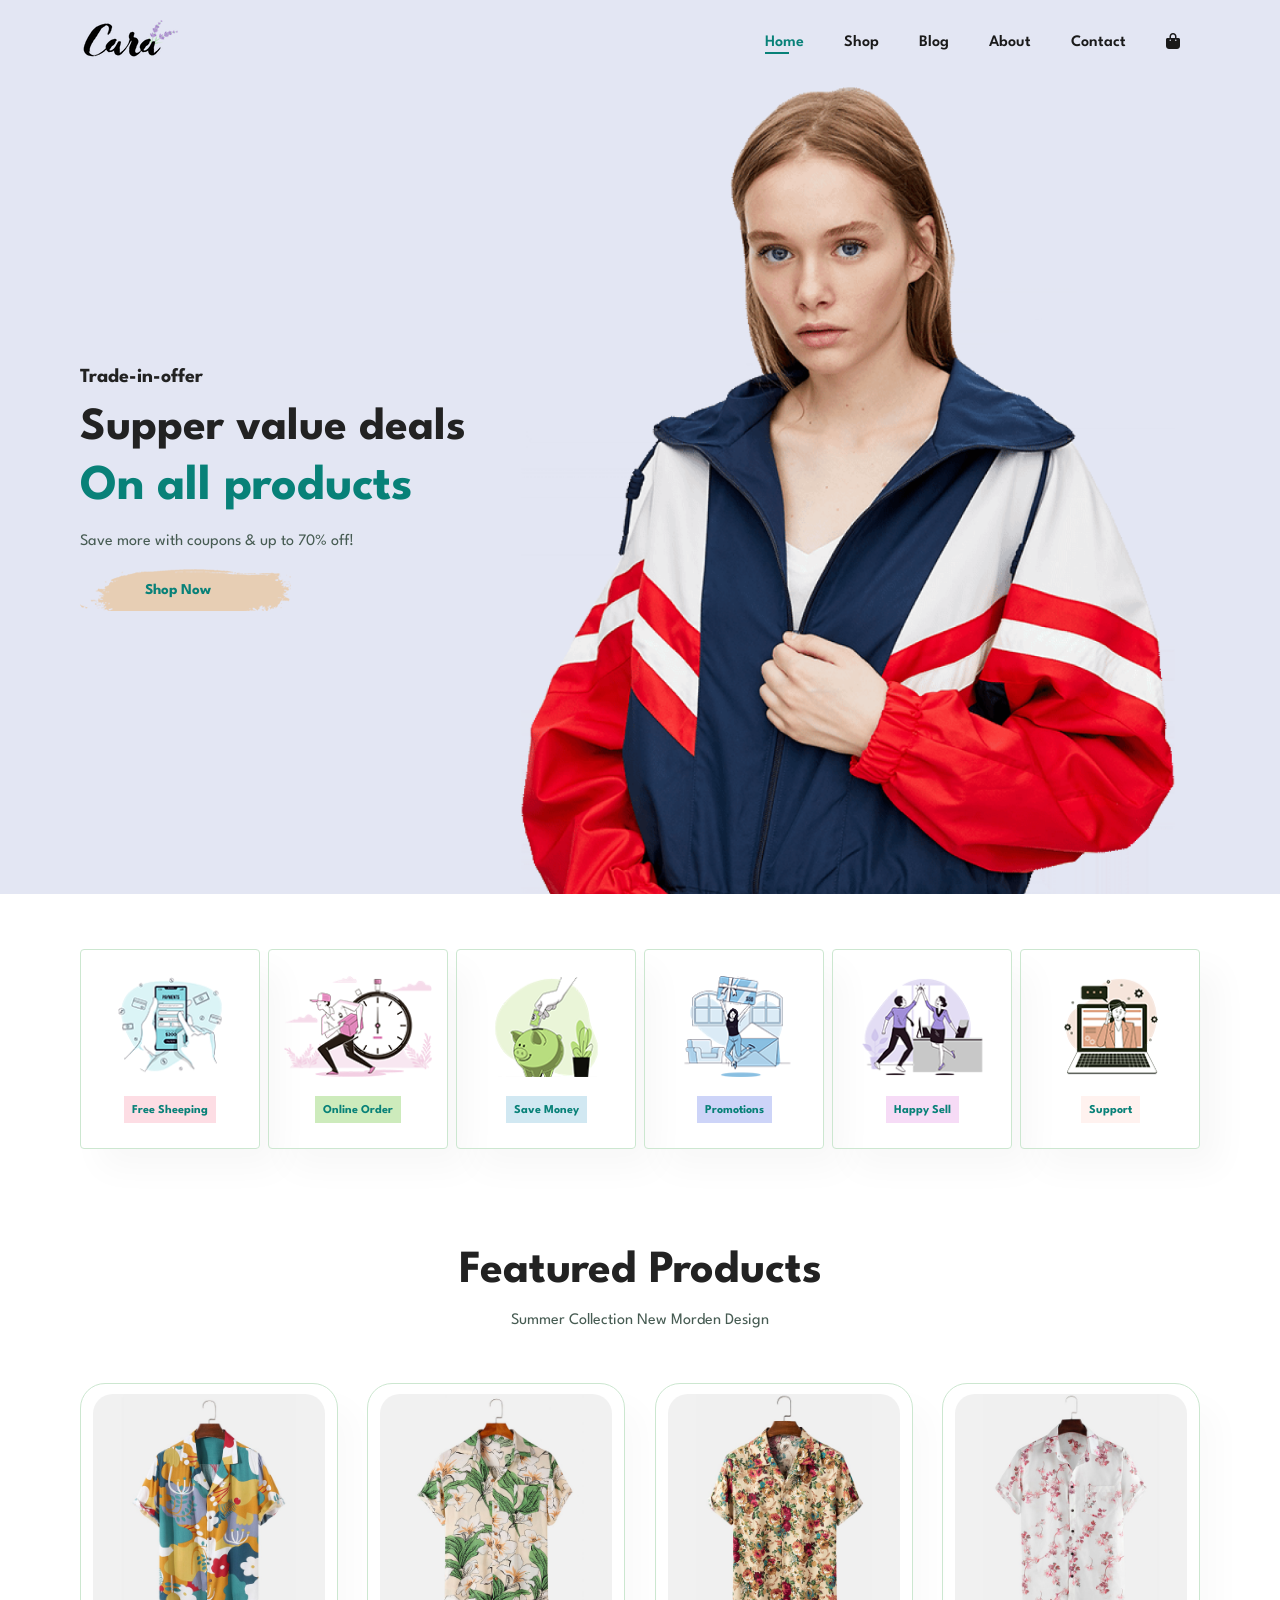
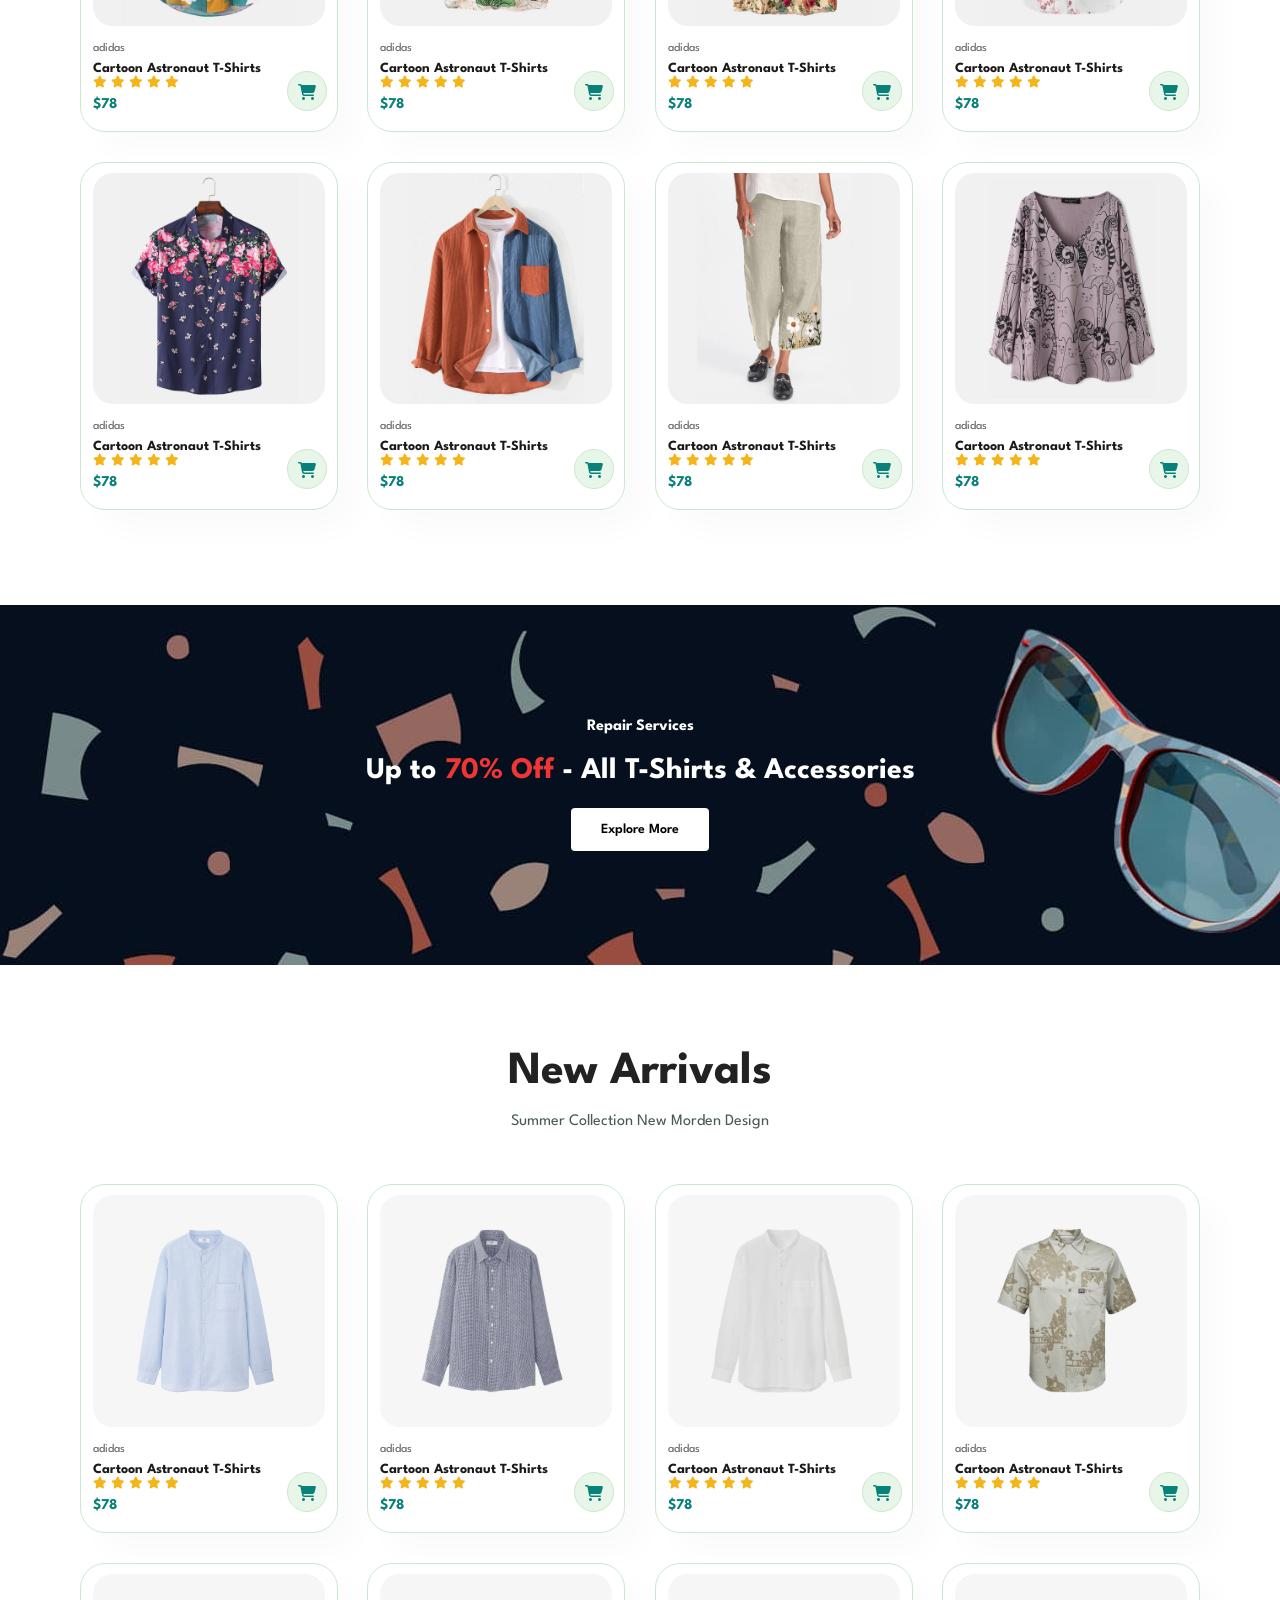
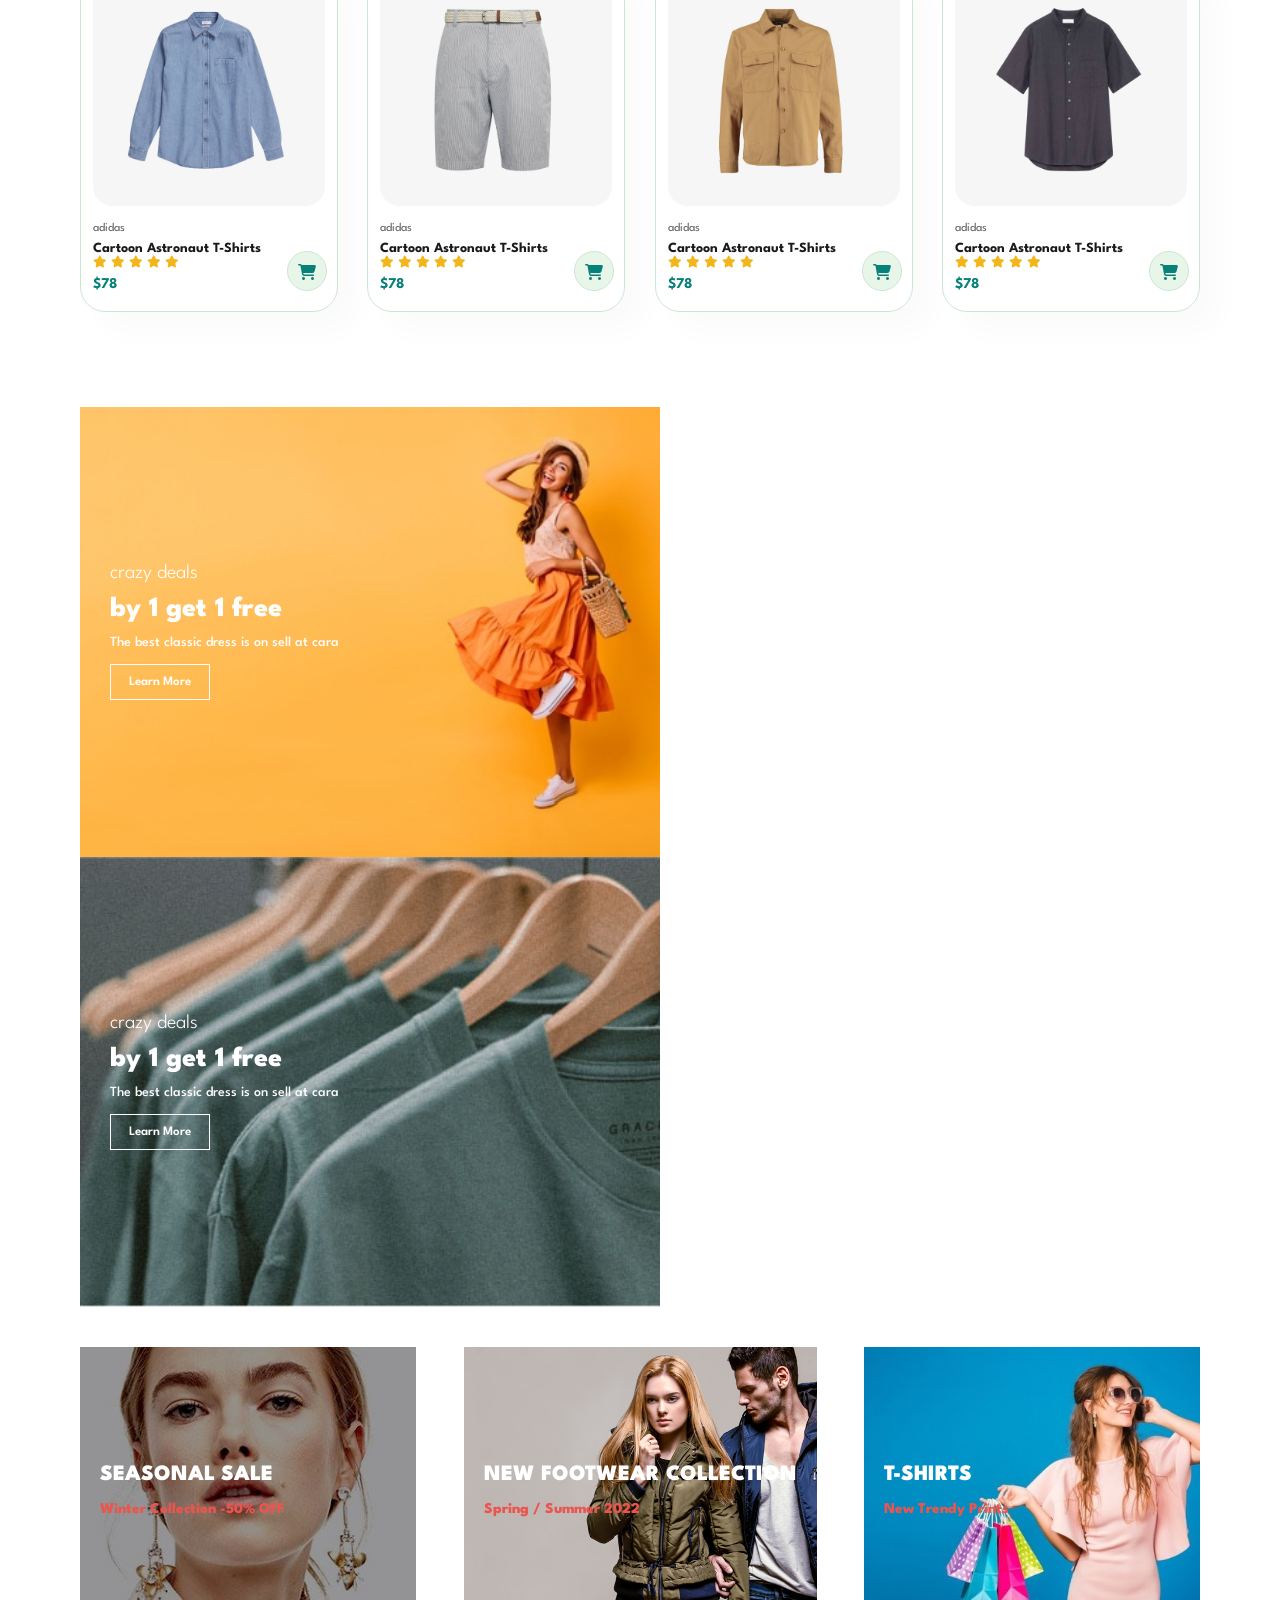
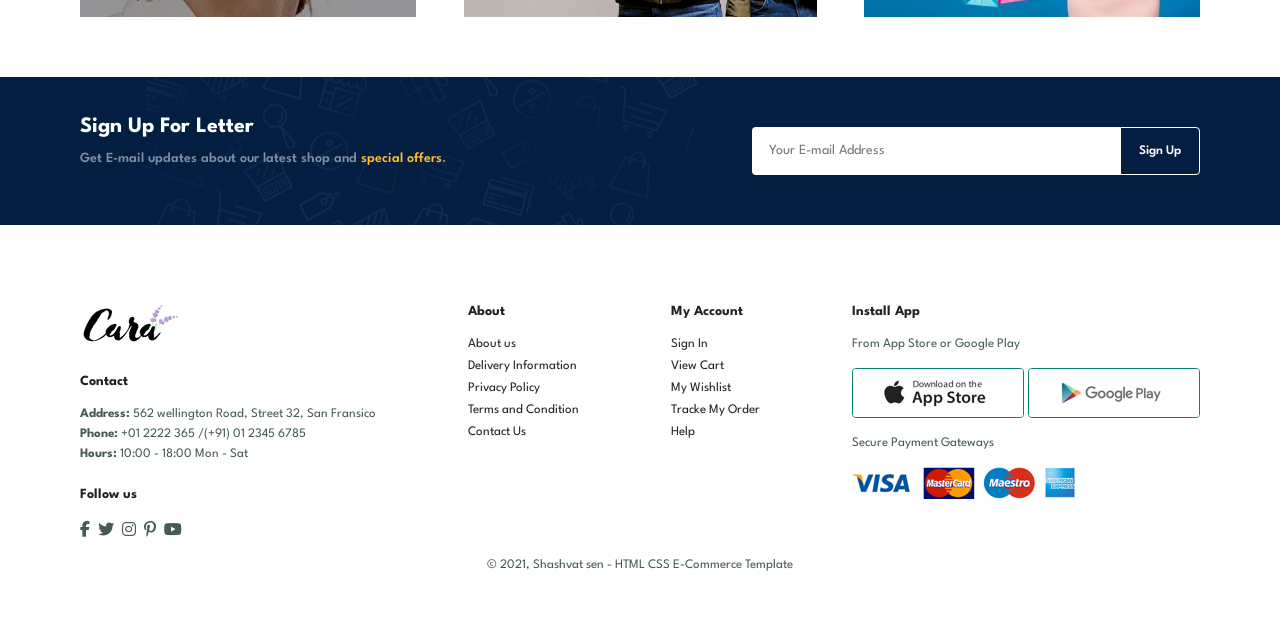
<file: index.html>
<!DOCTYPE html>
<html lang="en">
  <head>
    <meta charset="UTF-8" />
    <meta name="viewport" content="width=device-width, initial-scale=1.0" />
    <title>E-Commerce</title>
    <link rel="stylesheet" href="style.css" />
    <link rel="stylesheet" href="media-query.css" />
    <link
      rel="stylesheet"
      href="https://cdnjs.cloudflare.com/ajax/libs/font-awesome/6.4.2/css/all.min.css"
      integrity="sha512-z3gLpd7yknf1YoNbCzqRKc4qyor8gaKU1qmn+CShxbuBusANI9QpRohGBreCFkKxLhei6S9CQXFEbbKuqLg0DA=="
      crossorigin="anonymous"
      referrerpolicy="no-referrer"
    />
  </head>
  <body>
    <section id="header">
      <a href="#"><img src="./img/logo.png" alt="logo" class="logo" /></a>
      <div>
        <ul id="navbar">
          <li><a class="active" href="index.html">Home</a></li>
          <li><a href="shop.html">Shop</a></li>
          <li><a href="blog.html">Blog</a></li>
          <li><a href="about.html">About</a></li>
          <li><a href="contact.html">Contact</a></li>
          <li id="lg-bag">
            <a href="cart.html"><i class="fa-solid fa-bag-shopping"></i></a>
          </li>
          <a href="#" id="close"><i class="fa-solid fa-xmark"></i></a>
        </ul>
      </div>
      <div id="mobile">
        <a href="cart.html"><i class="fa-solid fa-bag-shopping"></i></a>
        <i id="bar" class="fas fa-outdent"></i>
      </div>
    </section>

    <section id="hero">
      <h4>Trade-in-offer</h4>
      <h2>Supper value deals</h2>
      <h1>On all products</h1>
      <p>Save more with coupons & up to 70% off!</p>
      <button>Shop Now</button>
    </section>

    <section id="feature" class="section-p1">
      <div class="fe-box">
        <img src="img/features/f1.png" alt="" />
        <h6>Free Sheeping</h6>
      </div>
      <div class="fe-box">
        <img src="img/features/f2.png" alt="" />
        <h6>Online Order</h6>
      </div>
      <div class="fe-box">
        <img src="img/features/f3.png" alt="" />
        <h6>Save Money</h6>
      </div>
      <div class="fe-box">
        <img src="img/features/f4.png" alt="" />
        <h6>Promotions</h6>
      </div>
      <div class="fe-box">
        <img src="img/features/f5.png" alt="" />
        <h6>Happy Sell</h6>
      </div>
      <div class="fe-box">
        <img src="img/features/f6.png" alt="" />
        <h6>Support</h6>
      </div>
    </section>

    <section id="product1" class="section-p1">
      <h2>Featured Products</h2>
      <p>Summer Collection New Morden Design</p>
      <div class="pro-container">
        <div class="pro">
          <img src="img/products/f1.jpg" alt="" />
          <div class="des">
            <span>adidas</span>
            <h5>Cartoon Astronaut T-Shirts</h5>
            <div class="star">
              <i class="fas fa-star"></i>
              <i class="fas fa-star"></i>
              <i class="fas fa-star"></i>
              <i class="fas fa-star"></i>
              <i class="fas fa-star"></i>
            </div>
            <h4>$78</h4>
          </div>
          <a href="#"><i class="fa-solid fa-cart-shopping cart"></i></a>
        </div>

        <div class="pro">
          <img src="img/products/f2.jpg" alt="" />
          <div class="des">
            <span>adidas</span>
            <h5>Cartoon Astronaut T-Shirts</h5>
            <div class="star">
              <i class="fas fa-star"></i>
              <i class="fas fa-star"></i>
              <i class="fas fa-star"></i>
              <i class="fas fa-star"></i>
              <i class="fas fa-star"></i>
            </div>
            <h4>$78</h4>
          </div>
          <a href="#"><i class="fa-solid fa-cart-shopping cart"></i></a>
        </div>

        <div class="pro">
          <img src="img/products/f3.jpg" alt="" />
          <div class="des">
            <span>adidas</span>
            <h5>Cartoon Astronaut T-Shirts</h5>
            <div class="star">
              <i class="fas fa-star"></i>
              <i class="fas fa-star"></i>
              <i class="fas fa-star"></i>
              <i class="fas fa-star"></i>
              <i class="fas fa-star"></i>
            </div>
            <h4>$78</h4>
          </div>
          <a href="#"><i class="fa-solid fa-cart-shopping cart"></i></a>
        </div>

        <div class="pro">
          <img src="img/products/f4.jpg" alt="" />
          <div class="des">
            <span>adidas</span>
            <h5>Cartoon Astronaut T-Shirts</h5>
            <div class="star">
              <i class="fas fa-star"></i>
              <i class="fas fa-star"></i>
              <i class="fas fa-star"></i>
              <i class="fas fa-star"></i>
              <i class="fas fa-star"></i>
            </div>
            <h4>$78</h4>
          </div>
          <a href="#"><i class="fa-solid fa-cart-shopping cart"></i></a>
        </div>

        <div class="pro">
          <img src="img/products/f5.jpg" alt="" />
          <div class="des">
            <span>adidas</span>
            <h5>Cartoon Astronaut T-Shirts</h5>
            <div class="star">
              <i class="fas fa-star"></i>
              <i class="fas fa-star"></i>
              <i class="fas fa-star"></i>
              <i class="fas fa-star"></i>
              <i class="fas fa-star"></i>
            </div>
            <h4>$78</h4>
          </div>
          <a href="#"><i class="fa-solid fa-cart-shopping cart"></i></a>
        </div>

        <div class="pro">
          <img src="img/products/f6.jpg" alt="" />
          <div class="des">
            <span>adidas</span>
            <h5>Cartoon Astronaut T-Shirts</h5>
            <div class="star">
              <i class="fas fa-star"></i>
              <i class="fas fa-star"></i>
              <i class="fas fa-star"></i>
              <i class="fas fa-star"></i>
              <i class="fas fa-star"></i>
            </div>
            <h4>$78</h4>
          </div>
          <a href="#"><i class="fa-solid fa-cart-shopping cart"></i></a>
        </div>

        <div class="pro">
          <img src="img/products/f7.jpg" alt="" />
          <div class="des">
            <span>adidas</span>
            <h5>Cartoon Astronaut T-Shirts</h5>
            <div class="star">
              <i class="fas fa-star"></i>
              <i class="fas fa-star"></i>
              <i class="fas fa-star"></i>
              <i class="fas fa-star"></i>
              <i class="fas fa-star"></i>
            </div>
            <h4>$78</h4>
          </div>
          <a href="#"><i class="fa-solid fa-cart-shopping cart"></i></a>
        </div>

        <div class="pro">
          <img src="img/products/f8.jpg" alt="" />
          <div class="des">
            <span>adidas</span>
            <h5>Cartoon Astronaut T-Shirts</h5>
            <div class="star">
              <i class="fas fa-star"></i>
              <i class="fas fa-star"></i>
              <i class="fas fa-star"></i>
              <i class="fas fa-star"></i>
              <i class="fas fa-star"></i>
            </div>
            <h4>$78</h4>
          </div>
          <a href="#"><i class="fa-solid fa-cart-shopping cart"></i></a>
        </div>
      </div>
    </section>

    <section id="banner" class="section-m1">
      <h4>Repair Services</h4>
      <h2>Up to <span>70% Off</span> - All T-Shirts & Accessories</h2>
      <button class="normal">Explore More</button>
    </section>

    <section id="product1" class="section-p1">
      <h2>New Arrivals</h2>
      <p>Summer Collection New Morden Design</p>
      <div class="pro-container">
        <div class="pro">
          <img src="img/products/n1.jpg" alt="" />
          <div class="des">
            <span>adidas</span>
            <h5>Cartoon Astronaut T-Shirts</h5>
            <div class="star">
              <i class="fas fa-star"></i>
              <i class="fas fa-star"></i>
              <i class="fas fa-star"></i>
              <i class="fas fa-star"></i>
              <i class="fas fa-star"></i>
            </div>
            <h4>$78</h4>
          </div>
          <a href="#"><i class="fa-solid fa-cart-shopping cart"></i></a>
        </div>

        <div class="pro">
          <img src="img/products/n2.jpg" alt="" />
          <div class="des">
            <span>adidas</span>
            <h5>Cartoon Astronaut T-Shirts</h5>
            <div class="star">
              <i class="fas fa-star"></i>
              <i class="fas fa-star"></i>
              <i class="fas fa-star"></i>
              <i class="fas fa-star"></i>
              <i class="fas fa-star"></i>
            </div>
            <h4>$78</h4>
          </div>
          <a href="#"><i class="fa-solid fa-cart-shopping cart"></i></a>
        </div>

        <div class="pro">
          <img src="img/products/n3.jpg" alt="" />
          <div class="des">
            <span>adidas</span>
            <h5>Cartoon Astronaut T-Shirts</h5>
            <div class="star">
              <i class="fas fa-star"></i>
              <i class="fas fa-star"></i>
              <i class="fas fa-star"></i>
              <i class="fas fa-star"></i>
              <i class="fas fa-star"></i>
            </div>
            <h4>$78</h4>
          </div>
          <a href="#"><i class="fa-solid fa-cart-shopping cart"></i></a>
        </div>

        <div class="pro">
          <img src="img/products/n4.jpg" alt="" />
          <div class="des">
            <span>adidas</span>
            <h5>Cartoon Astronaut T-Shirts</h5>
            <div class="star">
              <i class="fas fa-star"></i>
              <i class="fas fa-star"></i>
              <i class="fas fa-star"></i>
              <i class="fas fa-star"></i>
              <i class="fas fa-star"></i>
            </div>
            <h4>$78</h4>
          </div>
          <a href="#"><i class="fa-solid fa-cart-shopping cart"></i></a>
        </div>

        <div class="pro">
          <img src="img/products/n5.jpg" alt="" />
          <div class="des">
            <span>adidas</span>
            <h5>Cartoon Astronaut T-Shirts</h5>
            <div class="star">
              <i class="fas fa-star"></i>
              <i class="fas fa-star"></i>
              <i class="fas fa-star"></i>
              <i class="fas fa-star"></i>
              <i class="fas fa-star"></i>
            </div>
            <h4>$78</h4>
          </div>
          <a href="#"><i class="fa-solid fa-cart-shopping cart"></i></a>
        </div>

        <div class="pro">
          <img src="img/products/n6.jpg" alt="" />
          <div class="des">
            <span>adidas</span>
            <h5>Cartoon Astronaut T-Shirts</h5>
            <div class="star">
              <i class="fas fa-star"></i>
              <i class="fas fa-star"></i>
              <i class="fas fa-star"></i>
              <i class="fas fa-star"></i>
              <i class="fas fa-star"></i>
            </div>
            <h4>$78</h4>
          </div>
          <a href="#"><i class="fa-solid fa-cart-shopping cart"></i></a>
        </div>

        <div class="pro">
          <img src="img/products/n7.jpg" alt="" />
          <div class="des">
            <span>adidas</span>
            <h5>Cartoon Astronaut T-Shirts</h5>
            <div class="star">
              <i class="fas fa-star"></i>
              <i class="fas fa-star"></i>
              <i class="fas fa-star"></i>
              <i class="fas fa-star"></i>
              <i class="fas fa-star"></i>
            </div>
            <h4>$78</h4>
          </div>
          <a href="#"><i class="fa-solid fa-cart-shopping cart"></i></a>
        </div>

        <div class="pro">
          <img src="img/products/n8.jpg" alt="" />
          <div class="des">
            <span>adidas</span>
            <h5>Cartoon Astronaut T-Shirts</h5>
            <div class="star">
              <i class="fas fa-star"></i>
              <i class="fas fa-star"></i>
              <i class="fas fa-star"></i>
              <i class="fas fa-star"></i>
              <i class="fas fa-star"></i>
            </div>
            <h4>$78</h4>
          </div>
          <a href="#"><i class="fa-solid fa-cart-shopping cart"></i></a>
        </div>
      </div>
    </section>

    <section id="sm-banner" class="section-p1">
      <div class="banner-box">
        <h4>crazy deals</h4>
        <h2>by 1 get 1 free</h2>
        <span>The best classic dress is on sell at cara</span>
        <button class="white">Learn More</button>
      </div>

      <div class="banner-box">
        <h4>crazy deals</h4>
        <h2>by 1 get 1 free</h2>
        <span>The best classic dress is on sell at cara</span>
        <button class="white">Learn More</button>
      </div>
    </section>

    <section id="banner3">
      <div class="banner-box">
        <h2>SEASONAL SALE</h2>
        <h3>Winter Collection -50% OFF</h3>
      </div>
      <div class="banner-box banner-box2">
        <h2>NEW FOOTWEAR COLLECTION</h2>
        <h3>Spring / Summer 2022</h3>
      </div>
      <div class="banner-box banner-box3">
        <h2>T-SHIRTS</h2>
        <h3>New Trendy Prints</h3>
      </div>
    </section>

    <section id="newsletter" class="section-p1 section-m1">
      <div class="newstext">
        <h4>Sign Up For Letter</h4>
        <p>
          Get E-mail updates about our latest shop and
          <span>special offers</span>.
        </p>
      </div>
      <div class="form">
        <input type="email" placeholder="Your E-mail Address" />
        <button class="white">Sign Up</button>
      </div>
    </section>

    <footer class="section-p1">
      <div class="col">
        <img class="logo" src="img/logo.png" alt="" />
        <h4>Contact</h4>
        <p><b>Address: </b>562 wellington Road, Street 32, San Fransico</p>
        <p><strong>Phone: </strong>+01 2222 365 /(+91) 01 2345 6785</p>
        <p><strong>Hours: </strong>10:00 - 18:00 Mon - Sat</p>
        <div class="follow">
          <h4>Follow us</h4>
          <div class="icon">
            <i class="fab fa-facebook-f"></i>
            <i class="fab fa-twitter"></i>
            <i class="fab fa-instagram"></i>
            <i class="fab fa-pinterest-p"></i>
            <i class="fab fa-youtube"></i>
          </div>
        </div>
      </div>

      <div class="col">
        <h4>About</h4>
        <a href="#">About us</a>
        <a href="#">Delivery Information</a>
        <a href="#">Privacy Policy</a>
        <a href="#">Terms and Condition</a>
        <a href="#">Contact Us</a>
      </div>

      <div class="col">
        <h4>My Account</h4>
        <a href="#">Sign In</a>
        <a href="#">View Cart</a>
        <a href="#">My Wishlist</a>
        <a href="#">Tracke My Order</a>
        <a href="#">Help</a>
      </div>

      <div class="col install">
        <h4>Install App</h4>
        <p>From App Store or Google Play</p>
        <div class="row">
          <img src="img/pay/app.jpg" alt="" />
          <img src="img/pay/play.jpg" alt="" />
        </div>
        <p>Secure Payment Gateways</p>
        <img src="img/pay/pay.png" alt="" />
      </div>
      <div class="copyright">
        <p>&copy; 2021, Shashvat sen - HTML CSS E-Commerce Template</p>
      </div>
    </footer>

    <script src="script.js"></script>
  </body>
</html>
</file>
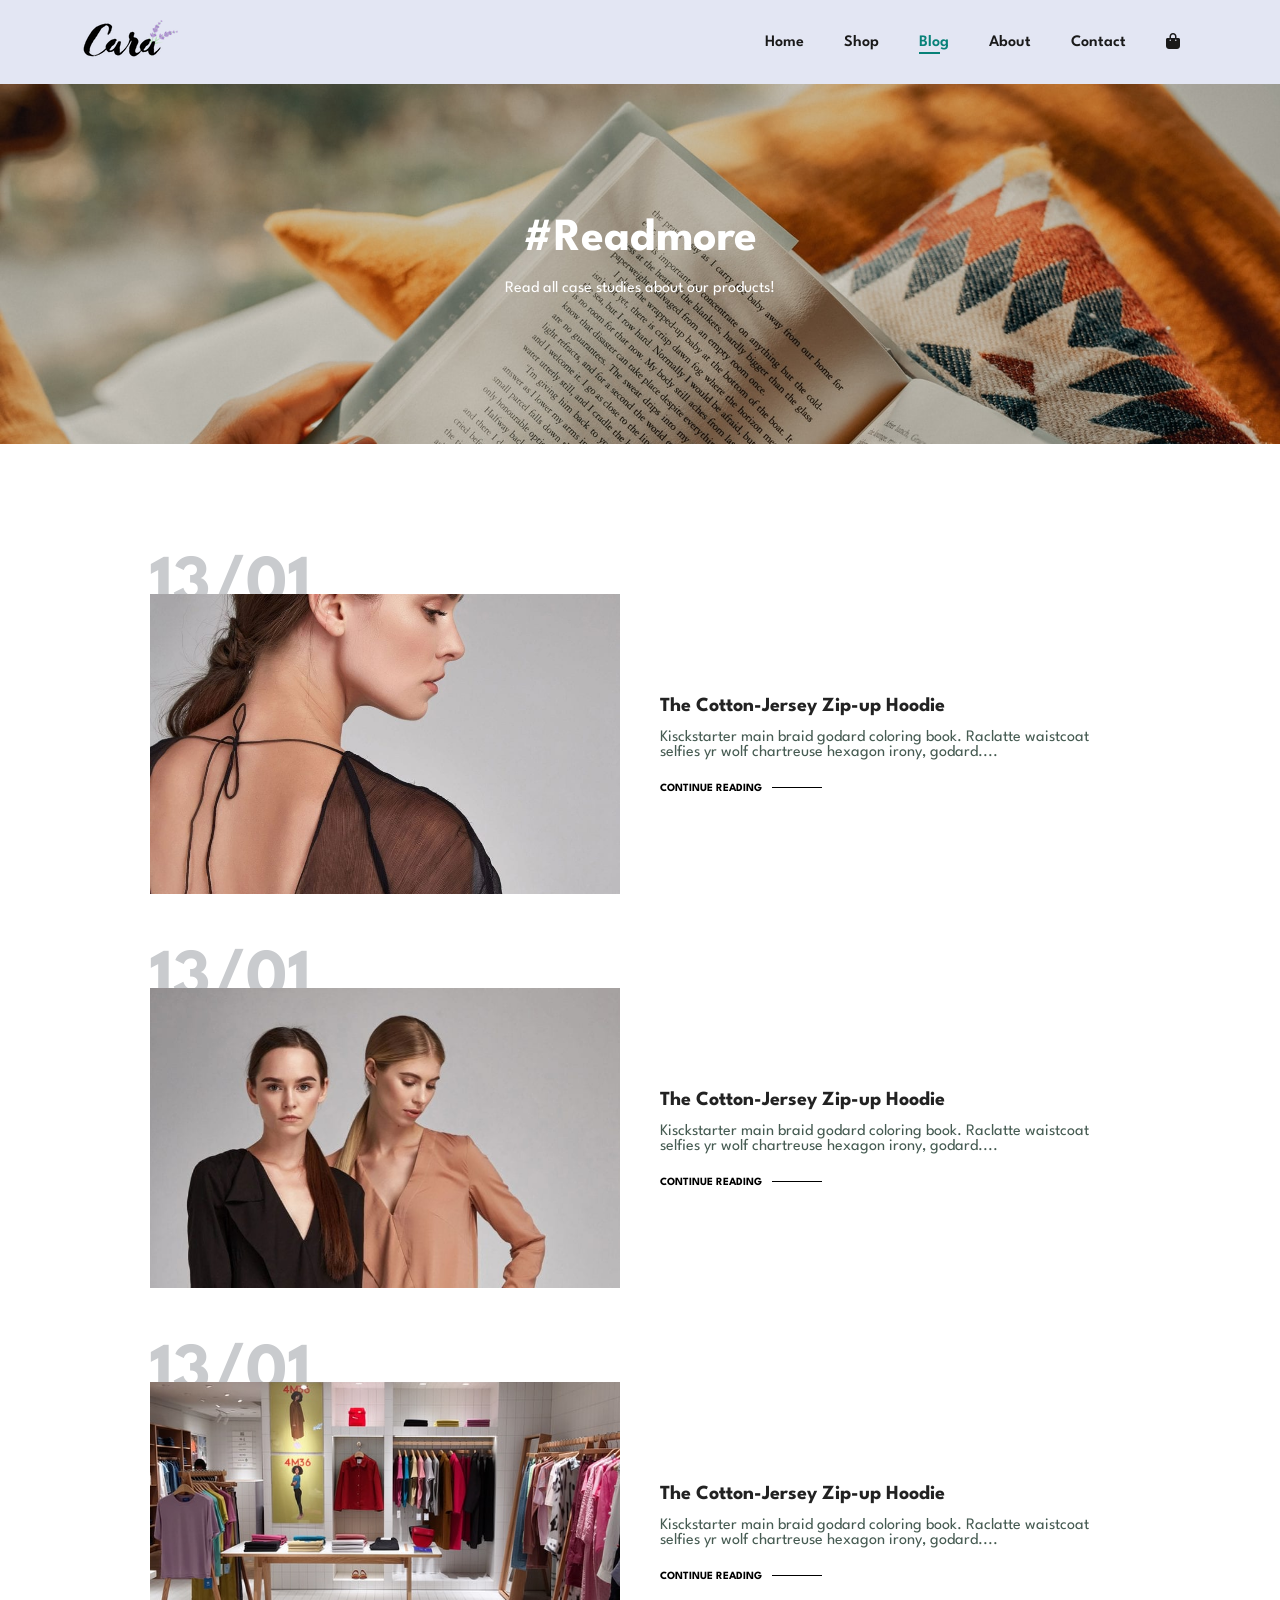
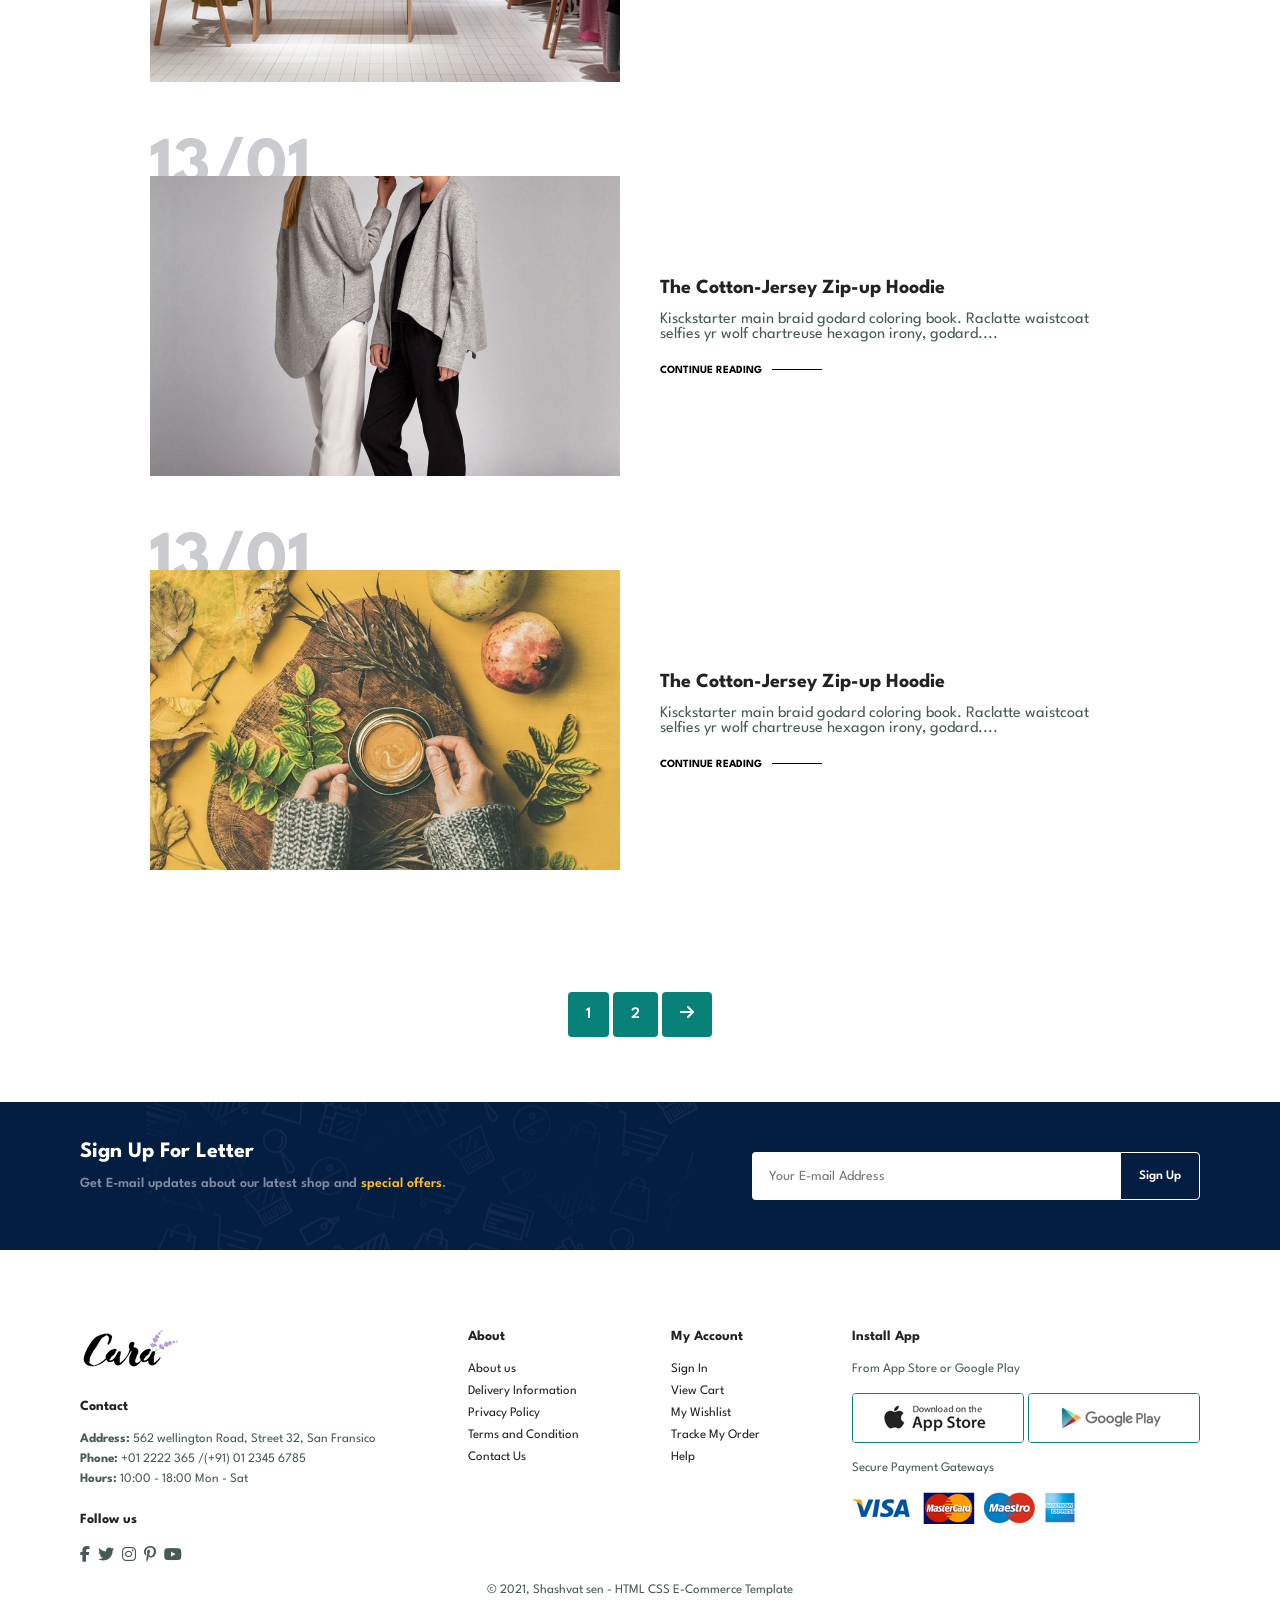
<file: blog.html>
<!DOCTYPE html>
<html lang="en">
  <head>
    <meta charset="UTF-8" />
    <meta name="viewport" content="width=device-width, initial-scale=1.0" />
    <title>E-Commerce</title>
    <link rel="stylesheet" href="style.css" />
    <link rel="stylesheet" href="media-query.css" />
    <link
      rel="stylesheet"
      href="https://cdnjs.cloudflare.com/ajax/libs/font-awesome/6.4.2/css/all.min.css"
      integrity="sha512-z3gLpd7yknf1YoNbCzqRKc4qyor8gaKU1qmn+CShxbuBusANI9QpRohGBreCFkKxLhei6S9CQXFEbbKuqLg0DA=="
      crossorigin="anonymous"
      referrerpolicy="no-referrer"
    />
  </head>
  <body>
    <section id="header">
      <a href="#"><img src="./img/logo.png" alt="logo" class="logo" /></a>
      <div>
        <ul id="navbar">
          <li><a href="index.html">Home</a></li>
          <li><a href="shop.html">Shop</a></li>
          <li><a class="active" href="blog.html">Blog</a></li>
          <li><a href="about.html">About</a></li>
          <li><a href="contact.html">Contact</a></li>
          <li id="lg-bag">
            <a href="cart.html"><i class="fa-solid fa-bag-shopping"></i></a>
          </li>
          <a href="#" id="close"><i class="fa-solid fa-xmark"></i></a>
        </ul>
      </div>
      <div id="mobile">
        <a href="cart.html"><i class="fa-solid fa-bag-shopping"></i></a>
        <i id="bar" class="fas fa-outdent"></i>
      </div>
    </section>

    <section id="page-header" class="blog-header">
      <h2>#Readmore</h2>
      <p>Read all case studies about our products!</p>
    </section>

    <section id="blog">
      <div class="blog-box">
        <div class="blog-img">
          <img src="img/blog/b1.jpg" alt="" />
        </div>
        <div class="blog-details">
          <h4>The Cotton-Jersey Zip-up Hoodie</h4>
          <p>
            Kisckstarter main braid godard coloring book. Raclatte waistcoat
            selfies yr wolf chartreuse hexagon irony, godard....
          </p>
          <a href="#">CONTINUE READING</a>
        </div>
        <h1>13/01</h1>
      </div>
      <div class="blog-box">
        <div class="blog-img">
          <img src="img/blog/b2.jpg" alt="" />
        </div>
        <div class="blog-details">
          <h4>The Cotton-Jersey Zip-up Hoodie</h4>
          <p>
            Kisckstarter main braid godard coloring book. Raclatte waistcoat
            selfies yr wolf chartreuse hexagon irony, godard....
          </p>
          <a href="#">CONTINUE READING</a>
        </div>
        <h1>13/01</h1>
      </div>
      <div class="blog-box">
        <div class="blog-img">
          <img src="img/blog/b3.jpg" alt="" />
        </div>
        <div class="blog-details">
          <h4>The Cotton-Jersey Zip-up Hoodie</h4>
          <p>
            Kisckstarter main braid godard coloring book. Raclatte waistcoat
            selfies yr wolf chartreuse hexagon irony, godard....
          </p>
          <a href="#">CONTINUE READING</a>
        </div>
        <h1>13/01</h1>
      </div>
      <div class="blog-box">
        <div class="blog-img">
          <img src="img/blog/b4.jpg" alt="" />
        </div>
        <div class="blog-details">
          <h4>The Cotton-Jersey Zip-up Hoodie</h4>
          <p>
            Kisckstarter main braid godard coloring book. Raclatte waistcoat
            selfies yr wolf chartreuse hexagon irony, godard....
          </p>
          <a href="#">CONTINUE READING</a>
        </div>
        <h1>13/01</h1>
      </div>
      <div class="blog-box">
        <div class="blog-img">
          <img src="img/blog/b6.jpg" alt="" />
        </div>
        <div class="blog-details">
          <h4>The Cotton-Jersey Zip-up Hoodie</h4>
          <p>
            Kisckstarter main braid godard coloring book. Raclatte waistcoat
            selfies yr wolf chartreuse hexagon irony, godard....
          </p>
          <a href="#">CONTINUE READING</a>
        </div>
        <h1>13/01</h1>
      </div>
    </section>

    <section id="pagination" class="section-p1">
      <a href="#">1</a>
      <a href="#">2</a>
      <a href="#"><i class="fa-solid fa-arrow-right"></i></a>
    </section>

    <section id="newsletter" class="section-p1 section-m1">
      <div class="newstext">
        <h4>Sign Up For Letter</h4>
        <p>
          Get E-mail updates about our latest shop and
          <span>special offers</span>.
        </p>
      </div>
      <div class="form">
        <input type="email" placeholder="Your E-mail Address" />
        <button class="white">Sign Up</button>
      </div>
    </section>

    <footer class="section-p1">
      <div class="col">
        <img class="logo" src="img/logo.png" alt="" />
        <h4>Contact</h4>
        <p><b>Address: </b>562 wellington Road, Street 32, San Fransico</p>
        <p><strong>Phone: </strong>+01 2222 365 /(+91) 01 2345 6785</p>
        <p><strong>Hours: </strong>10:00 - 18:00 Mon - Sat</p>
        <div class="follow">
          <h4>Follow us</h4>
          <div class="icon">
            <i class="fab fa-facebook-f"></i>
            <i class="fab fa-twitter"></i>
            <i class="fab fa-instagram"></i>
            <i class="fab fa-pinterest-p"></i>
            <i class="fab fa-youtube"></i>
          </div>
        </div>
      </div>

      <div class="col">
        <h4>About</h4>
        <a href="#">About us</a>
        <a href="#">Delivery Information</a>
        <a href="#">Privacy Policy</a>
        <a href="#">Terms and Condition</a>
        <a href="#">Contact Us</a>
      </div>

      <div class="col">
        <h4>My Account</h4>
        <a href="#">Sign In</a>
        <a href="#">View Cart</a>
        <a href="#">My Wishlist</a>
        <a href="#">Tracke My Order</a>
        <a href="#">Help</a>
      </div>

      <div class="col install">
        <h4>Install App</h4>
        <p>From App Store or Google Play</p>
        <div class="row">
          <img src="img/pay/app.jpg" alt="" />
          <img src="img/pay/play.jpg" alt="" />
        </div>
        <p>Secure Payment Gateways</p>
        <img src="img/pay/pay.png" alt="" />
      </div>
      <div class="copyright">
        <p>&copy; 2021, Shashvat sen - HTML CSS E-Commerce Template</p>
      </div>
    </footer>

    <script src="script.js"></script>
  </body>
</html>
</file>
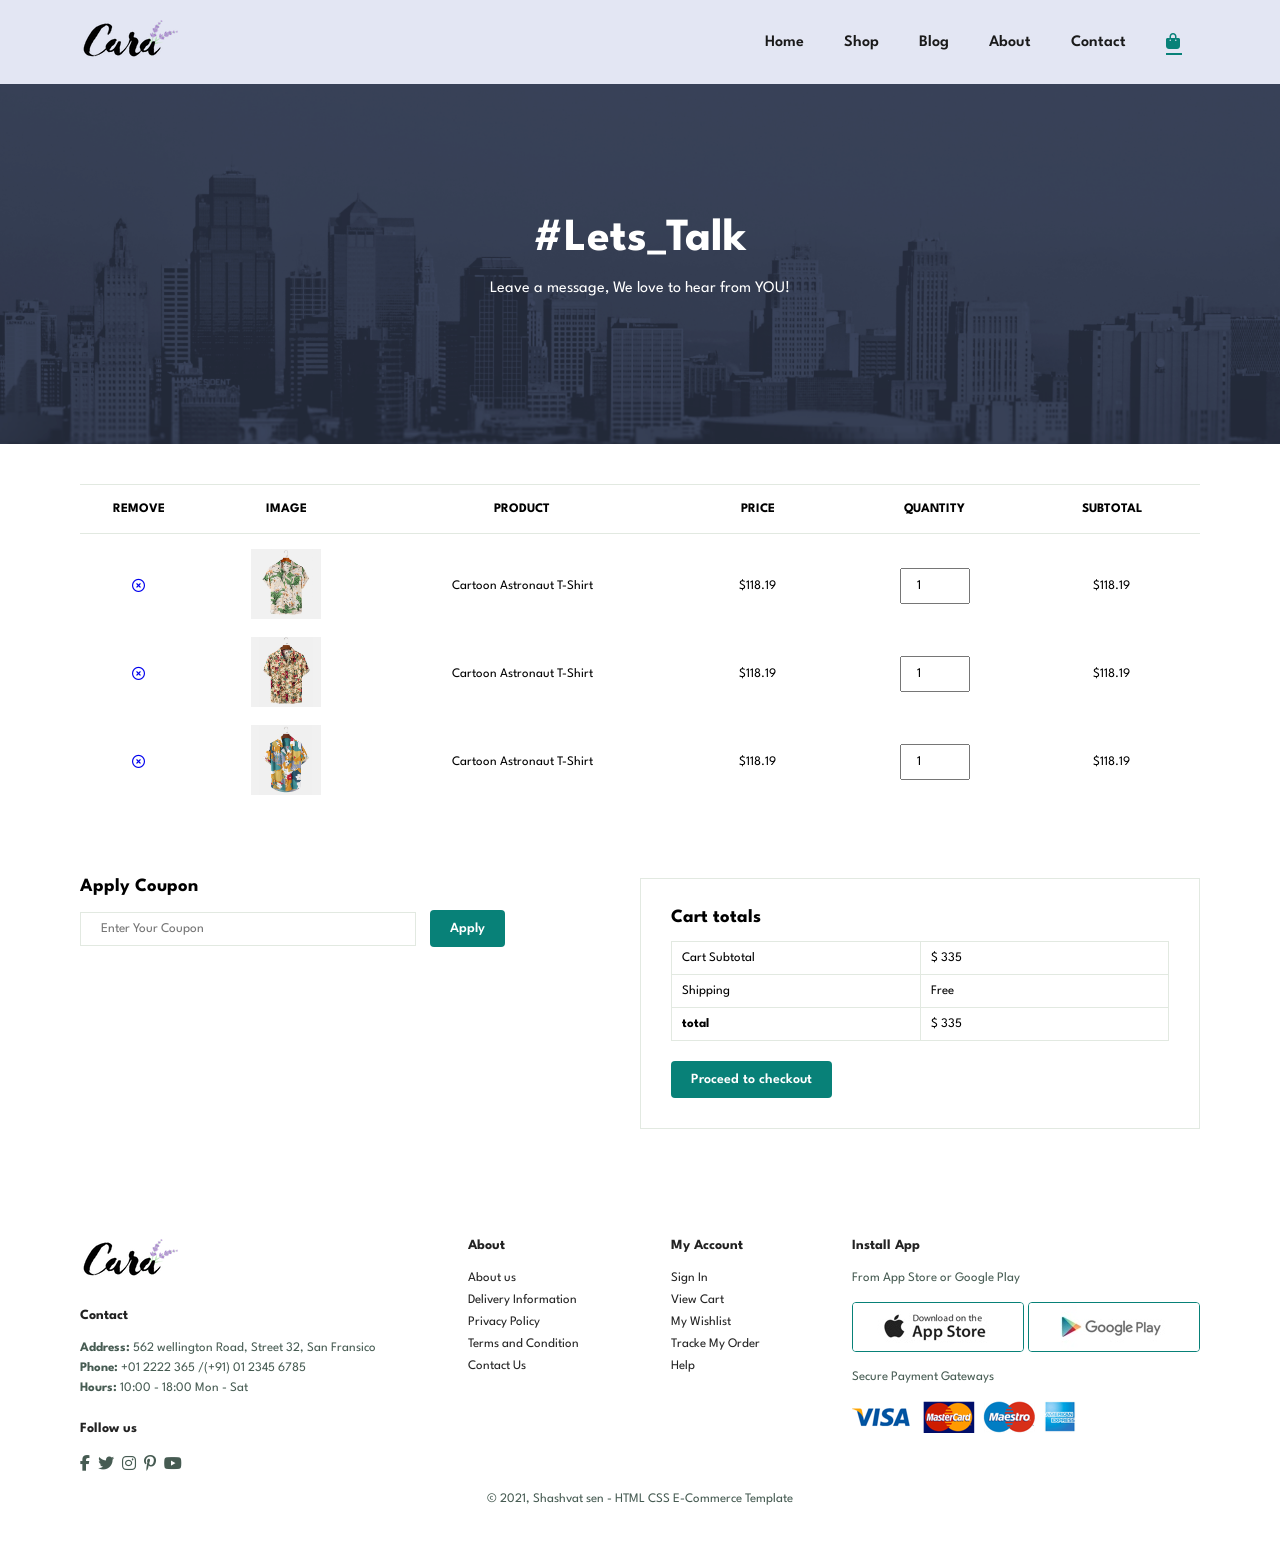
<file: cart.html>
<!DOCTYPE html>
<html lang="en">
  <head>
    <meta charset="UTF-8" />
    <meta name="viewport" content="width=device-width, initial-scale=1.0" />
    <title>E-Commerce</title>
    <link rel="stylesheet" href="style.css" />
    <link rel="stylesheet" href="media-query.css" />
    <link
      rel="stylesheet"
      href="https://cdnjs.cloudflare.com/ajax/libs/font-awesome/6.4.2/css/all.min.css"
      integrity="sha512-z3gLpd7yknf1YoNbCzqRKc4qyor8gaKU1qmn+CShxbuBusANI9QpRohGBreCFkKxLhei6S9CQXFEbbKuqLg0DA=="
      crossorigin="anonymous"
      referrerpolicy="no-referrer"
    />
  </head>
  <body>
    <section id="header">
      <a href="#"><img src="./img/logo.png" alt="logo" class="logo" /></a>
      <div>
        <ul id="navbar">
          <li><a href="index.html">Home</a></li>
          <li><a href="shop.html">Shop</a></li>
          <li><a href="blog.html">Blog</a></li>
          <li><a href="about.html">About</a></li>
          <li><a href="contact.html">Contact</a></li>
          <li id="lg-bag">
            <a class="active" href="cart.html"
              ><i class="fa-solid fa-bag-shopping"></i
            ></a>
          </li>
          <a href="#" id="close"><i class="fa-solid fa-xmark"></i></a>
        </ul>
      </div>
      <div id="mobile">
        <a href="cart.html"><i class="fa-solid fa-bag-shopping"></i></a>
        <i id="bar" class="fas fa-outdent"></i>
      </div>
    </section>

    <section id="page-header" class="about-header">
      <h2>#Lets_Talk</h2>
      <p>Leave a message, We love to hear from YOU!</p>
    </section>

    <section id="cart" class="section-p1">
      <table width="100%">
        <thead>
          <tr>
            <td>Remove</td>
            <td>Image</td>
            <td>Product</td>
            <td>Price</td>
            <td>Quantity</td>
            <td>Subtotal</td>
          </tr>
        </thead>
        <tbody>
          <tr>
            <td>
              <a href="#"><i class="fa-regular fa-circle-xmark"></i></a>
            </td>
            <td>
              <img src="img/products/f2.jpg" alt="" />
            </td>
            <td>Cartoon Astronaut T-Shirt</td>
            <td>$118.19</td>
            <td><input type="number" value="1" /></td>
            <td>$118.19</td>
          </tr>
        </tbody>
        <tbody>
          <tr>
            <td>
              <a href="#"><i class="fa-regular fa-circle-xmark"></i></a>
            </td>
            <td>
              <img src="img/products/f3.jpg" alt="" />
            </td>
            <td>Cartoon Astronaut T-Shirt</td>
            <td>$118.19</td>
            <td><input type="number" value="1" /></td>
            <td>$118.19</td>
          </tr>
        </tbody>
        <tbody>
          <tr>
            <td>
              <a href="#"><i class="fa-regular fa-circle-xmark"></i></a>
            </td>
            <td>
              <img src="img/products/f1.jpg" alt="" />
            </td>
            <td>Cartoon Astronaut T-Shirt</td>
            <td>$118.19</td>
            <td><input type="number" value="1" /></td>
            <td>$118.19</td>
          </tr>
        </tbody>
      </table>
    </section>

    <section id="cart-add" class="section-p1">
      <div id="coupon">
        <h3>Apply Coupon</h3>
        <div>
          <input type="text" placeholder="Enter Your Coupon" />
          <button class="normal">Apply</button>
        </div>
      </div>
      <div class="subtotal">
        <h3>Cart totals</h3>
        <table>
          <tr>
            <td>Cart Subtotal</td>
            <td>$ 335</td>
          </tr>
          <tr>
            <td>Shipping</td>
            <td>Free</td>
          </tr>
          <tr>
            <td><strong>total</strong></td>
            <td>$ 335</td>
          </tr>
        </table>
        <button class="normal">Proceed to checkout</button>
      </div>
    </section>

    <footer class="section-p1">
      <div class="col">
        <img class="logo" src="img/logo.png" alt="" />
        <h4>Contact</h4>
        <p><b>Address: </b>562 wellington Road, Street 32, San Fransico</p>
        <p><strong>Phone: </strong>+01 2222 365 /(+91) 01 2345 6785</p>
        <p><strong>Hours: </strong>10:00 - 18:00 Mon - Sat</p>
        <div class="follow">
          <h4>Follow us</h4>
          <div class="icon">
            <i class="fab fa-facebook-f"></i>
            <i class="fab fa-twitter"></i>
            <i class="fab fa-instagram"></i>
            <i class="fab fa-pinterest-p"></i>
            <i class="fab fa-youtube"></i>
          </div>
        </div>
      </div>

      <div class="col">
        <h4>About</h4>
        <a href="#">About us</a>
        <a href="#">Delivery Information</a>
        <a href="#">Privacy Policy</a>
        <a href="#">Terms and Condition</a>
        <a href="#">Contact Us</a>
      </div>

      <div class="col">
        <h4>My Account</h4>
        <a href="#">Sign In</a>
        <a href="#">View Cart</a>
        <a href="#">My Wishlist</a>
        <a href="#">Tracke My Order</a>
        <a href="#">Help</a>
      </div>

      <div class="col install">
        <h4>Install App</h4>
        <p>From App Store or Google Play</p>
        <div class="row">
          <img src="img/pay/app.jpg" alt="" />
          <img src="img/pay/play.jpg" alt="" />
        </div>
        <p>Secure Payment Gateways</p>
        <img src="img/pay/pay.png" alt="" />
      </div>
      <div class="copyright">
        <p>&copy; 2021, Shashvat sen - HTML CSS E-Commerce Template</p>
      </div>
    </footer>

    <script src="script.js"></script>
  </body>
</html>
</file>
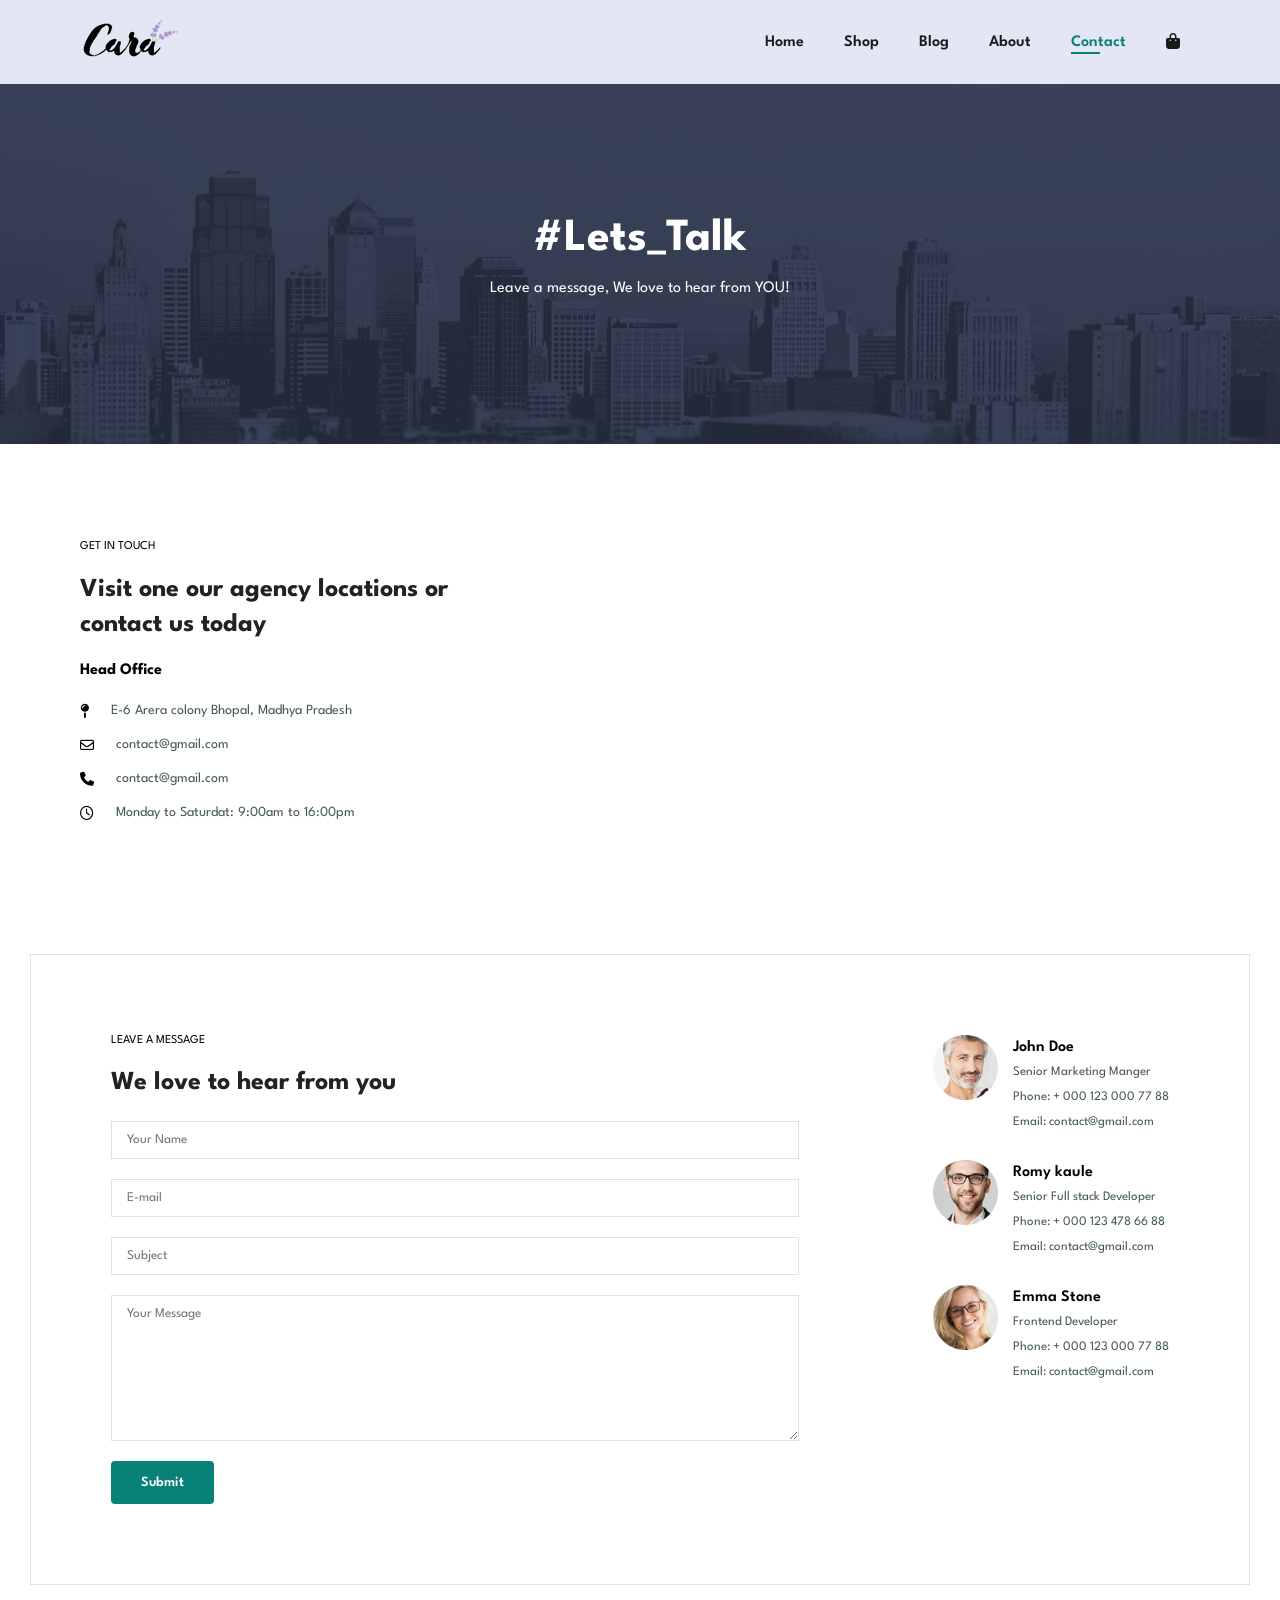
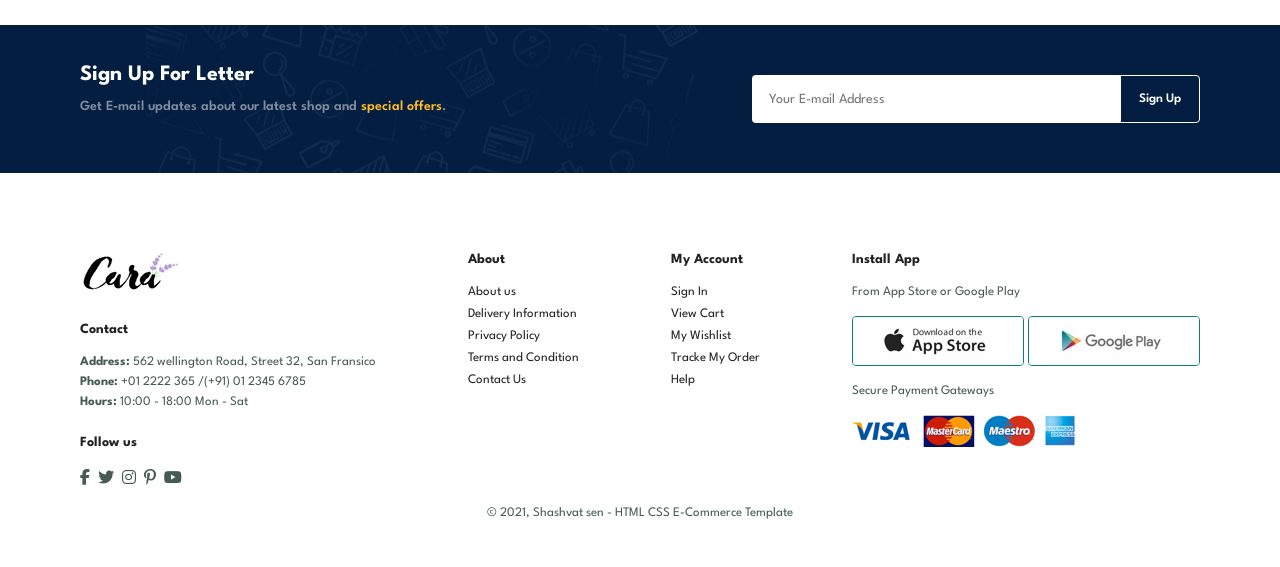
<file: contact.html>
<!DOCTYPE html>
<html lang="en">
  <head>
    <meta charset="UTF-8" />
    <meta name="viewport" content="width=device-width, initial-scale=1.0" />
    <title>E-Commerce</title>
    <link rel="stylesheet" href="style.css" />
    <link rel="stylesheet" href="media-query.css" />
    <link
      rel="stylesheet"
      href="https://cdnjs.cloudflare.com/ajax/libs/font-awesome/6.4.2/css/all.min.css"
      integrity="sha512-z3gLpd7yknf1YoNbCzqRKc4qyor8gaKU1qmn+CShxbuBusANI9QpRohGBreCFkKxLhei6S9CQXFEbbKuqLg0DA=="
      crossorigin="anonymous"
      referrerpolicy="no-referrer"
    />
  </head>
  <body>
    <section id="header">
      <a href="#"><img src="./img/logo.png" alt="logo" class="logo" /></a>
      <div>
        <ul id="navbar">
          <li><a href="index.html">Home</a></li>
          <li><a href="shop.html">Shop</a></li>
          <li><a href="blog.html">Blog</a></li>
          <li><a href="about.html">About</a></li>
          <li><a class="active" href="contact.html">Contact</a></li>
          <li id="lg-bag">
            <a href="cart.html"><i class="fa-solid fa-bag-shopping"></i></a>
          </li>
          <a href="#" id="close"><i class="fa-solid fa-xmark"></i></a>
        </ul>
      </div>
      <div id="mobile">
        <a href="cart.html"><i class="fa-solid fa-bag-shopping"></i></a>
        <i id="bar" class="fas fa-outdent"></i>
      </div>
    </section>

    <section id="page-header" class="about-header">
      <h2>#Lets_Talk</h2>
      <p>Leave a message, We love to hear from YOU!</p>
    </section>

    <section id="contact-details" class="section-p1">
      <div class="details">
        <span>GET IN TOUCH</span>
        <h2>Visit one our agency locations or contact us today</h2>
        <h3>Head Office</h3>
        <div>
          <li>
            <i class="fa-solid fa-map-pin"></i>
            <p>E-6 Arera colony Bhopal, Madhya Pradesh</p>
          </li>
          <li>
            <i class="fa-regular fa-envelope"></i>
            <p>contact@gmail.com</p>
          </li>
          <li>
            <i class="fa-solid fa-phone"></i>
            <p>contact@gmail.com</p>
          </li>
          <li>
            <i class="fa-regular fa-clock"></i>
            <p>Monday to Saturdat: 9:00am to 16:00pm</p>
          </li>
        </div>
      </div>
      <div class="map">
        <iframe
          src="https://www.google.com/maps/embed?pb=!1m18!1m12!1m3!1d14667.472822867885!2d77.42457029874791!3d23.211473185608888!2m3!1f0!2f0!3f0!3m2!1i1024!2i768!4f13.1!3m3!1m2!1s0x397c42528bfdb253%3A0xa8042e11f260131d!2sArera%20Colony%2C%20Bhopal%2C%20Madhya%20Pradesh!5e0!3m2!1sen!2sin!4v1693068172784!5m2!1sen!2sin"
          width="600"
          height="450"
          style="border: 0"
          allowfullscreen=""
          loading="lazy"
          referrerpolicy="no-referrer-when-downgrade"
        ></iframe>
      </div>
    </section>

    <section id="form-details">
      <form action="">
        <span>LEAVE A MESSAGE</span>
        <h2>We love to hear from you</h2>
        <input type="text" placeholder="Your Name" />
        <input type="text" placeholder="E-mail" />
        <input type="text" placeholder="Subject" />
        <textarea
          name=""
          id=""
          cols="30"
          rows="10"
          placeholder="Your Message"
        ></textarea>
        <button class="normal">Submit</button>
      </form>
      <div class="people">
        <div>
          <img src="img/people/1.png" alt="" />
          <p>
            <span>John Doe</span>Senior Marketing Manger <br />Phone: + 000 123
            000 77 88 <br />
            Email: contact@gmail.com
          </p>
        </div>
        <div>
          <img src="img/people/2.png" alt="" />
          <p>
            <span>Romy kaule</span>Senior Full stack Developer <br />Phone: +
            000 123 478 66 88 <br />
            Email: contact@gmail.com
          </p>
        </div>
        <div>
          <img src="img/people/3.png" alt="" />
          <p>
            <span>Emma Stone</span>Frontend Developer<br />Phone: + 000 123 000
            77 88 <br />
            Email: contact@gmail.com
          </p>
        </div>
      </div>
    </section>

    <section id="newsletter" class="section-p1 section-m1">
      <div class="newstext">
        <h4>Sign Up For Letter</h4>
        <p>
          Get E-mail updates about our latest shop and
          <span>special offers</span>.
        </p>
      </div>
      <div class="form">
        <input type="email" placeholder="Your E-mail Address" />
        <button class="white">Sign Up</button>
      </div>
    </section>

    <footer class="section-p1">
      <div class="col">
        <img class="logo" src="img/logo.png" alt="" />
        <h4>Contact</h4>
        <p><b>Address: </b>562 wellington Road, Street 32, San Fransico</p>
        <p><strong>Phone: </strong>+01 2222 365 /(+91) 01 2345 6785</p>
        <p><strong>Hours: </strong>10:00 - 18:00 Mon - Sat</p>
        <div class="follow">
          <h4>Follow us</h4>
          <div class="icon">
            <i class="fab fa-facebook-f"></i>
            <i class="fab fa-twitter"></i>
            <i class="fab fa-instagram"></i>
            <i class="fab fa-pinterest-p"></i>
            <i class="fab fa-youtube"></i>
          </div>
        </div>
      </div>

      <div class="col">
        <h4>About</h4>
        <a href="#">About us</a>
        <a href="#">Delivery Information</a>
        <a href="#">Privacy Policy</a>
        <a href="#">Terms and Condition</a>
        <a href="#">Contact Us</a>
      </div>

      <div class="col">
        <h4>My Account</h4>
        <a href="#">Sign In</a>
        <a href="#">View Cart</a>
        <a href="#">My Wishlist</a>
        <a href="#">Tracke My Order</a>
        <a href="#">Help</a>
      </div>

      <div class="col install">
        <h4>Install App</h4>
        <p>From App Store or Google Play</p>
        <div class="row">
          <img src="img/pay/app.jpg" alt="" />
          <img src="img/pay/play.jpg" alt="" />
        </div>
        <p>Secure Payment Gateways</p>
        <img src="img/pay/pay.png" alt="" />
      </div>
      <div class="copyright">
        <p>&copy; 2021, Shashvat sen - HTML CSS E-Commerce Template</p>
      </div>
    </footer>

    <script src="script.js"></script>
  </body>
</html>
</file>
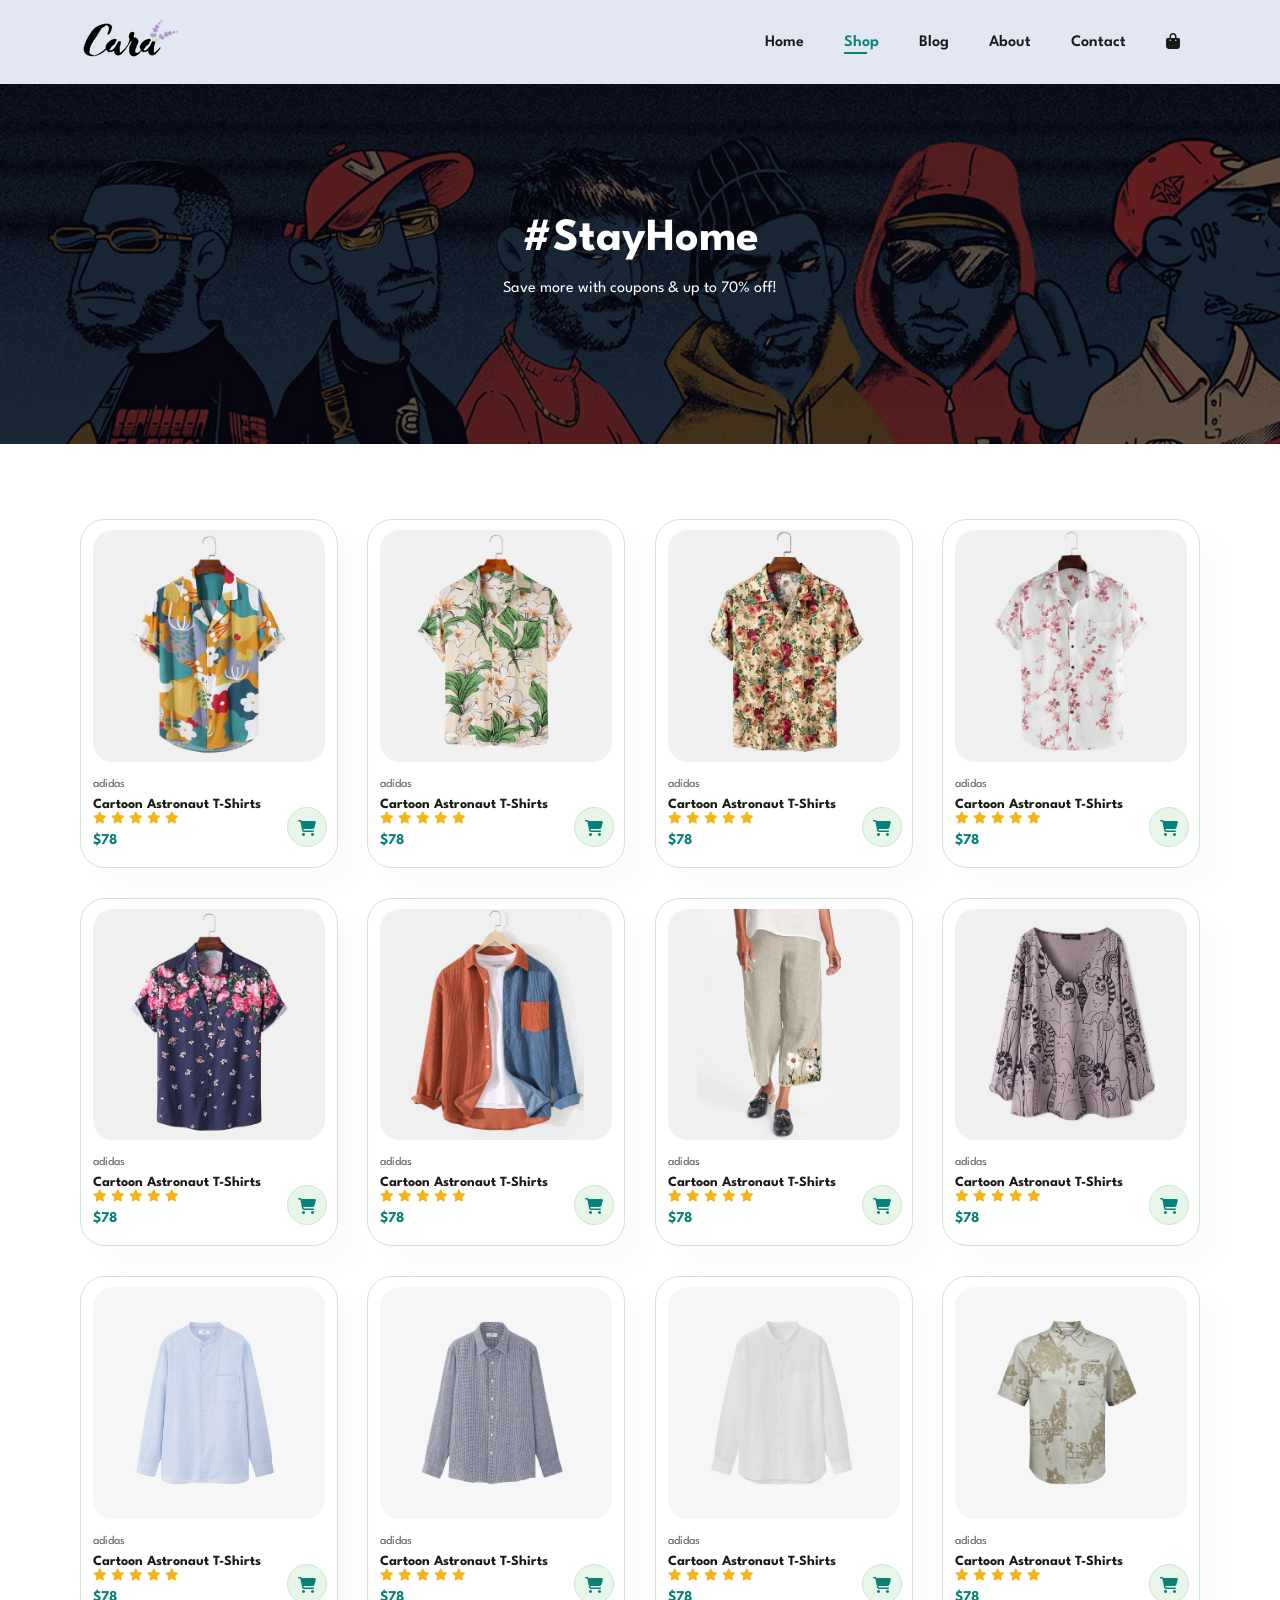
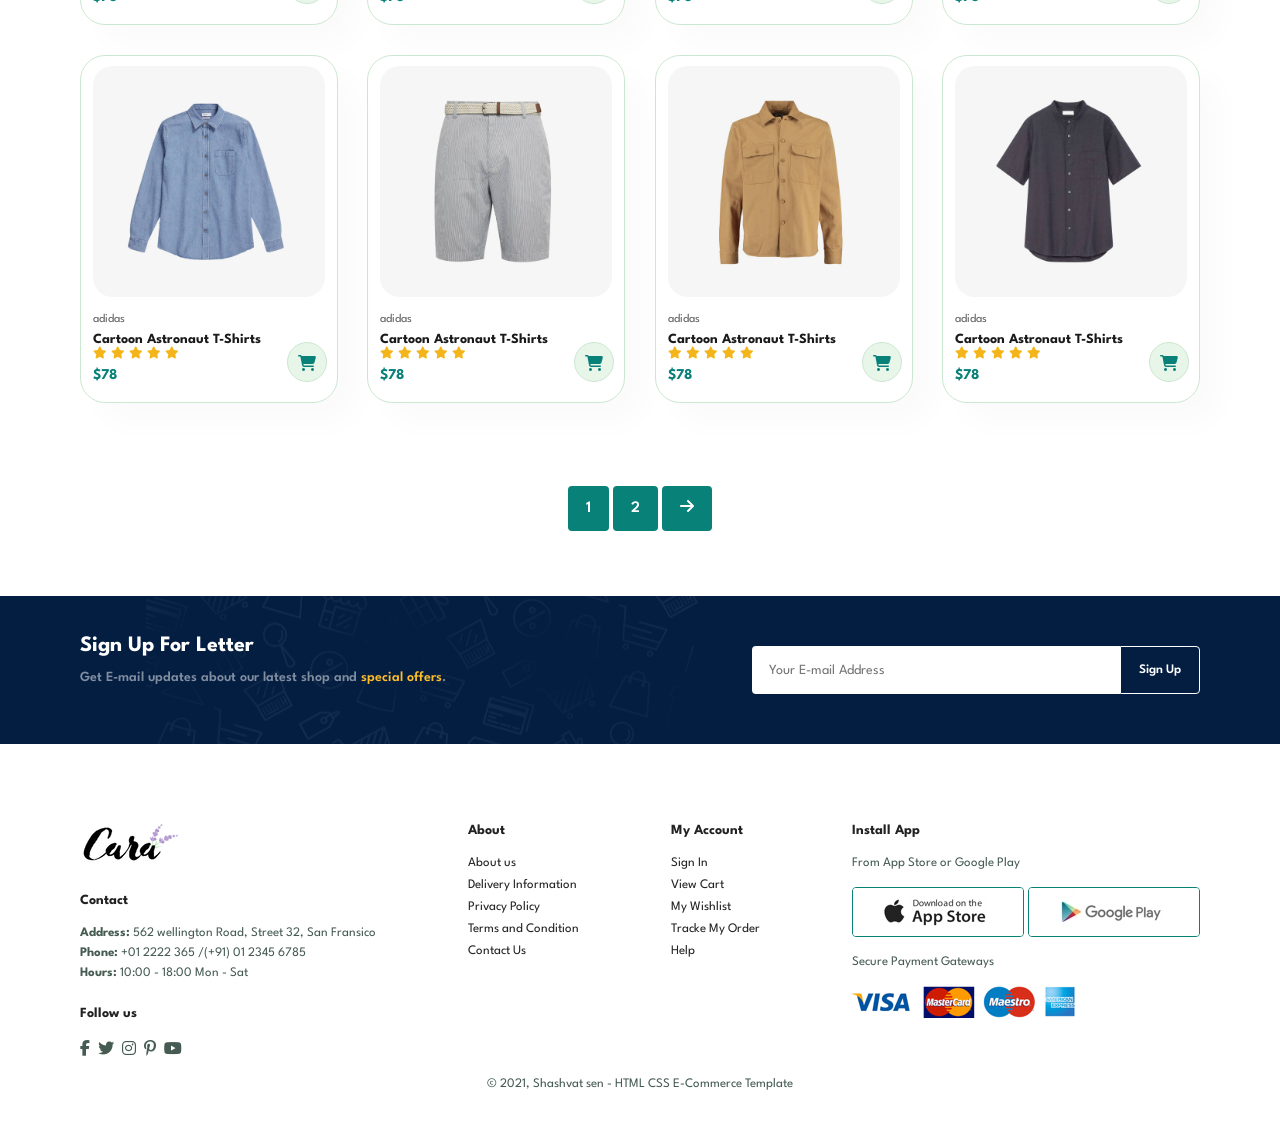
<file: shop.html>
<!DOCTYPE html>
<html lang="en">
  <head>
    <meta charset="UTF-8" />
    <meta name="viewport" content="width=device-width, initial-scale=1.0" />
    <title>E-Commerce</title>
    <link rel="stylesheet" href="style.css" />
    <link rel="stylesheet" href="media-query.css" />
    <link
      rel="stylesheet"
      href="https://cdnjs.cloudflare.com/ajax/libs/font-awesome/6.4.2/css/all.min.css"
      integrity="sha512-z3gLpd7yknf1YoNbCzqRKc4qyor8gaKU1qmn+CShxbuBusANI9QpRohGBreCFkKxLhei6S9CQXFEbbKuqLg0DA=="
      crossorigin="anonymous"
      referrerpolicy="no-referrer"
    />
  </head>
  <body>
    <section id="header">
      <a href="#"><img src="./img/logo.png" alt="logo" class="logo" /></a>
      <div>
        <ul id="navbar">
          <li><a href="index.html">Home</a></li>
          <li><a class="active" href="shop.html">Shop</a></li>
          <li><a href="blog.html">Blog</a></li>
          <li><a href="about.html">About</a></li>
          <li><a href="contact.html">Contact</a></li>
          <li id="lg-bag">
            <a href="cart.html"><i class="fa-solid fa-bag-shopping"></i></a>
          </li>
          <a href="#" id="close"><i class="fa-solid fa-xmark"></i></a>
        </ul>
      </div>
      <div id="mobile">
        <a href="cart.html"><i class="fa-solid fa-bag-shopping"></i></a>
        <i id="bar" class="fas fa-outdent"></i>
      </div>
    </section>

    <section id="page-header">
      <h2>#StayHome</h2>
      <p>Save more with coupons & up to 70% off!</p>
    </section>

    <section id="product1" class="section-p1">
      <div class="pro-container">
        <div class="pro" onclick="window.location.href='sproduct.html'">
          <img src="img/products/f1.jpg" alt="" />
          <div class="des">
            <span>adidas</span>
            <h5>Cartoon Astronaut T-Shirts</h5>
            <div class="star">
              <i class="fas fa-star"></i>
              <i class="fas fa-star"></i>
              <i class="fas fa-star"></i>
              <i class="fas fa-star"></i>
              <i class="fas fa-star"></i>
            </div>
            <h4>$78</h4>
          </div>
          <a href="#"><i class="fa-solid fa-cart-shopping cart"></i></a>
        </div>

        <div class="pro">
          <img src="img/products/f2.jpg" alt="" />
          <div class="des">
            <span>adidas</span>
            <h5>Cartoon Astronaut T-Shirts</h5>
            <div class="star">
              <i class="fas fa-star"></i>
              <i class="fas fa-star"></i>
              <i class="fas fa-star"></i>
              <i class="fas fa-star"></i>
              <i class="fas fa-star"></i>
            </div>
            <h4>$78</h4>
          </div>
          <a href="#"><i class="fa-solid fa-cart-shopping cart"></i></a>
        </div>

        <div class="pro">
          <img src="img/products/f3.jpg" alt="" />
          <div class="des">
            <span>adidas</span>
            <h5>Cartoon Astronaut T-Shirts</h5>
            <div class="star">
              <i class="fas fa-star"></i>
              <i class="fas fa-star"></i>
              <i class="fas fa-star"></i>
              <i class="fas fa-star"></i>
              <i class="fas fa-star"></i>
            </div>
            <h4>$78</h4>
          </div>
          <a href="#"><i class="fa-solid fa-cart-shopping cart"></i></a>
        </div>

        <div class="pro">
          <img src="img/products/f4.jpg" alt="" />
          <div class="des">
            <span>adidas</span>
            <h5>Cartoon Astronaut T-Shirts</h5>
            <div class="star">
              <i class="fas fa-star"></i>
              <i class="fas fa-star"></i>
              <i class="fas fa-star"></i>
              <i class="fas fa-star"></i>
              <i class="fas fa-star"></i>
            </div>
            <h4>$78</h4>
          </div>
          <a href="#"><i class="fa-solid fa-cart-shopping cart"></i></a>
        </div>

        <div class="pro">
          <img src="img/products/f5.jpg" alt="" />
          <div class="des">
            <span>adidas</span>
            <h5>Cartoon Astronaut T-Shirts</h5>
            <div class="star">
              <i class="fas fa-star"></i>
              <i class="fas fa-star"></i>
              <i class="fas fa-star"></i>
              <i class="fas fa-star"></i>
              <i class="fas fa-star"></i>
            </div>
            <h4>$78</h4>
          </div>
          <a href="#"><i class="fa-solid fa-cart-shopping cart"></i></a>
        </div>

        <div class="pro">
          <img src="img/products/f6.jpg" alt="" />
          <div class="des">
            <span>adidas</span>
            <h5>Cartoon Astronaut T-Shirts</h5>
            <div class="star">
              <i class="fas fa-star"></i>
              <i class="fas fa-star"></i>
              <i class="fas fa-star"></i>
              <i class="fas fa-star"></i>
              <i class="fas fa-star"></i>
            </div>
            <h4>$78</h4>
          </div>
          <a href="#"><i class="fa-solid fa-cart-shopping cart"></i></a>
        </div>

        <div class="pro">
          <img src="img/products/f7.jpg" alt="" />
          <div class="des">
            <span>adidas</span>
            <h5>Cartoon Astronaut T-Shirts</h5>
            <div class="star">
              <i class="fas fa-star"></i>
              <i class="fas fa-star"></i>
              <i class="fas fa-star"></i>
              <i class="fas fa-star"></i>
              <i class="fas fa-star"></i>
            </div>
            <h4>$78</h4>
          </div>
          <a href="#"><i class="fa-solid fa-cart-shopping cart"></i></a>
        </div>

        <div class="pro">
          <img src="img/products/f8.jpg" alt="" />
          <div class="des">
            <span>adidas</span>
            <h5>Cartoon Astronaut T-Shirts</h5>
            <div class="star">
              <i class="fas fa-star"></i>
              <i class="fas fa-star"></i>
              <i class="fas fa-star"></i>
              <i class="fas fa-star"></i>
              <i class="fas fa-star"></i>
            </div>
            <h4>$78</h4>
          </div>
          <a href="#"><i class="fa-solid fa-cart-shopping cart"></i></a>
        </div>

        <div class="pro">
          <img src="img/products/n1.jpg" alt="" />
          <div class="des">
            <span>adidas</span>
            <h5>Cartoon Astronaut T-Shirts</h5>
            <div class="star">
              <i class="fas fa-star"></i>
              <i class="fas fa-star"></i>
              <i class="fas fa-star"></i>
              <i class="fas fa-star"></i>
              <i class="fas fa-star"></i>
            </div>
            <h4>$78</h4>
          </div>
          <a href="#"><i class="fa-solid fa-cart-shopping cart"></i></a>
        </div>

        <div class="pro">
          <img src="img/products/n2.jpg" alt="" />
          <div class="des">
            <span>adidas</span>
            <h5>Cartoon Astronaut T-Shirts</h5>
            <div class="star">
              <i class="fas fa-star"></i>
              <i class="fas fa-star"></i>
              <i class="fas fa-star"></i>
              <i class="fas fa-star"></i>
              <i class="fas fa-star"></i>
            </div>
            <h4>$78</h4>
          </div>
          <a href="#"><i class="fa-solid fa-cart-shopping cart"></i></a>
        </div>

        <div class="pro">
          <img src="img/products/n3.jpg" alt="" />
          <div class="des">
            <span>adidas</span>
            <h5>Cartoon Astronaut T-Shirts</h5>
            <div class="star">
              <i class="fas fa-star"></i>
              <i class="fas fa-star"></i>
              <i class="fas fa-star"></i>
              <i class="fas fa-star"></i>
              <i class="fas fa-star"></i>
            </div>
            <h4>$78</h4>
          </div>
          <a href="#"><i class="fa-solid fa-cart-shopping cart"></i></a>
        </div>

        <div class="pro">
          <img src="img/products/n4.jpg" alt="" />
          <div class="des">
            <span>adidas</span>
            <h5>Cartoon Astronaut T-Shirts</h5>
            <div class="star">
              <i class="fas fa-star"></i>
              <i class="fas fa-star"></i>
              <i class="fas fa-star"></i>
              <i class="fas fa-star"></i>
              <i class="fas fa-star"></i>
            </div>
            <h4>$78</h4>
          </div>
          <a href="#"><i class="fa-solid fa-cart-shopping cart"></i></a>
        </div>

        <div class="pro">
          <img src="img/products/n5.jpg" alt="" />
          <div class="des">
            <span>adidas</span>
            <h5>Cartoon Astronaut T-Shirts</h5>
            <div class="star">
              <i class="fas fa-star"></i>
              <i class="fas fa-star"></i>
              <i class="fas fa-star"></i>
              <i class="fas fa-star"></i>
              <i class="fas fa-star"></i>
            </div>
            <h4>$78</h4>
          </div>
          <a href="#"><i class="fa-solid fa-cart-shopping cart"></i></a>
        </div>

        <div class="pro">
          <img src="img/products/n6.jpg" alt="" />
          <div class="des">
            <span>adidas</span>
            <h5>Cartoon Astronaut T-Shirts</h5>
            <div class="star">
              <i class="fas fa-star"></i>
              <i class="fas fa-star"></i>
              <i class="fas fa-star"></i>
              <i class="fas fa-star"></i>
              <i class="fas fa-star"></i>
            </div>
            <h4>$78</h4>
          </div>
          <a href="#"><i class="fa-solid fa-cart-shopping cart"></i></a>
        </div>

        <div class="pro">
          <img src="img/products/n7.jpg" alt="" />
          <div class="des">
            <span>adidas</span>
            <h5>Cartoon Astronaut T-Shirts</h5>
            <div class="star">
              <i class="fas fa-star"></i>
              <i class="fas fa-star"></i>
              <i class="fas fa-star"></i>
              <i class="fas fa-star"></i>
              <i class="fas fa-star"></i>
            </div>
            <h4>$78</h4>
          </div>
          <a href="#"><i class="fa-solid fa-cart-shopping cart"></i></a>
        </div>

        <div class="pro">
          <img src="img/products/n8.jpg" alt="" />
          <div class="des">
            <span>adidas</span>
            <h5>Cartoon Astronaut T-Shirts</h5>
            <div class="star">
              <i class="fas fa-star"></i>
              <i class="fas fa-star"></i>
              <i class="fas fa-star"></i>
              <i class="fas fa-star"></i>
              <i class="fas fa-star"></i>
            </div>
            <h4>$78</h4>
          </div>
          <a href="#"><i class="fa-solid fa-cart-shopping cart"></i></a>
        </div>
      </div>
    </section>

    <section id="pagination" class="section-p1">
      <a href="#">1</a>
      <a href="#">2</a>
      <a href="#"><i class="fa-solid fa-arrow-right"></i></a>
    </section>

    <section id="newsletter" class="section-p1 section-m1">
      <div class="newstext">
        <h4>Sign Up For Letter</h4>
        <p>
          Get E-mail updates about our latest shop and
          <span>special offers</span>.
        </p>
      </div>
      <div class="form">
        <input type="email" placeholder="Your E-mail Address" />
        <button class="white">Sign Up</button>
      </div>
    </section>

    <footer class="section-p1">
      <div class="col">
        <img class="logo" src="img/logo.png" alt="" />
        <h4>Contact</h4>
        <p><b>Address: </b>562 wellington Road, Street 32, San Fransico</p>
        <p><strong>Phone: </strong>+01 2222 365 /(+91) 01 2345 6785</p>
        <p><strong>Hours: </strong>10:00 - 18:00 Mon - Sat</p>
        <div class="follow">
          <h4>Follow us</h4>
          <div class="icon">
            <i class="fab fa-facebook-f"></i>
            <i class="fab fa-twitter"></i>
            <i class="fab fa-instagram"></i>
            <i class="fab fa-pinterest-p"></i>
            <i class="fab fa-youtube"></i>
          </div>
        </div>
      </div>

      <div class="col">
        <h4>About</h4>
        <a href="#">About us</a>
        <a href="#">Delivery Information</a>
        <a href="#">Privacy Policy</a>
        <a href="#">Terms and Condition</a>
        <a href="#">Contact Us</a>
      </div>

      <div class="col">
        <h4>My Account</h4>
        <a href="#">Sign In</a>
        <a href="#">View Cart</a>
        <a href="#">My Wishlist</a>
        <a href="#">Tracke My Order</a>
        <a href="#">Help</a>
      </div>

      <div class="col install">
        <h4>Install App</h4>
        <p>From App Store or Google Play</p>
        <div class="row">
          <img src="img/pay/app.jpg" alt="" />
          <img src="img/pay/play.jpg" alt="" />
        </div>
        <p>Secure Payment Gateways</p>
        <img src="img/pay/pay.png" alt="" />
      </div>
      <div class="copyright">
        <p>&copy; 2021, Shashvat sen - HTML CSS E-Commerce Template</p>
      </div>
    </footer>

    <script src="script.js"></script>
  </body>
</html>
</file>
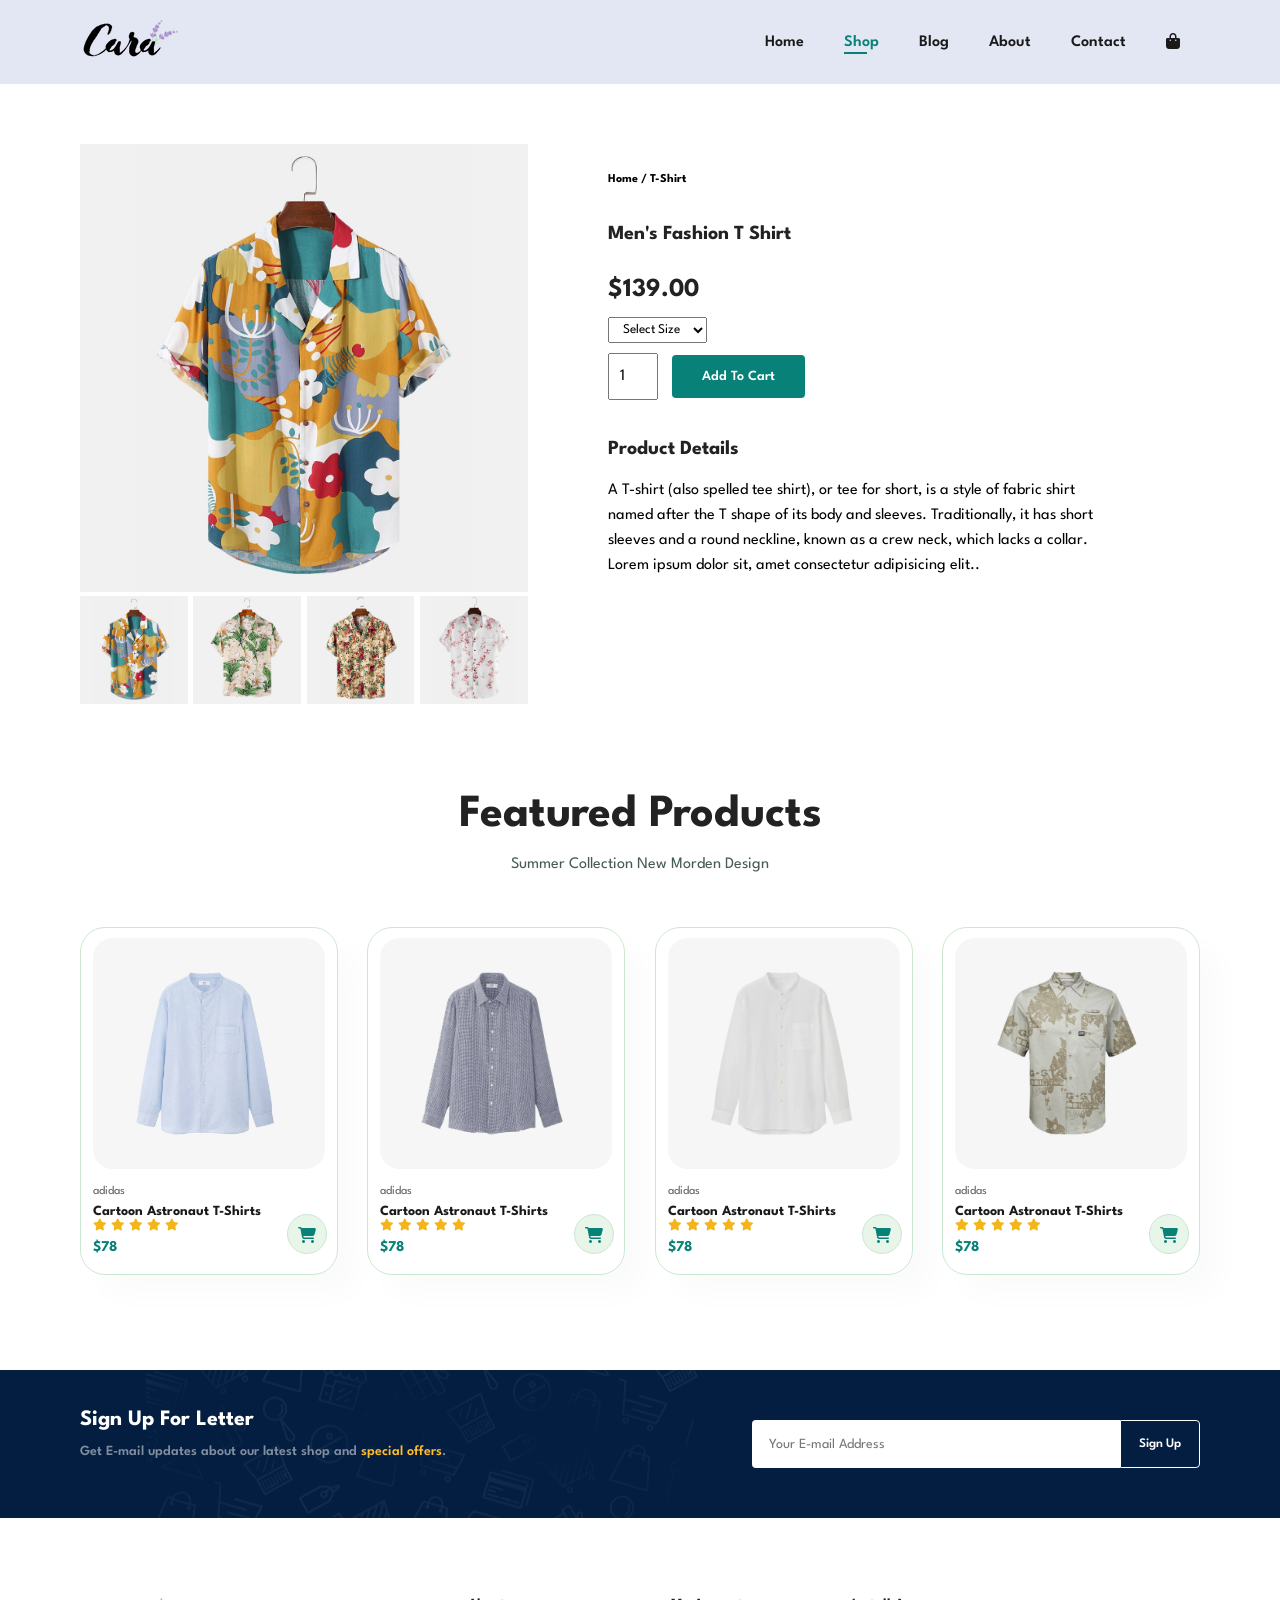
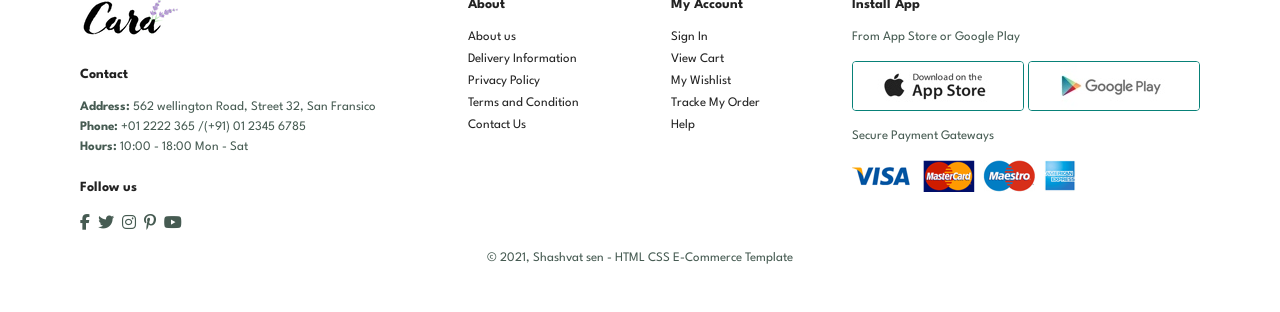
<file: sproduct.html>
<!DOCTYPE html>
<html lang="en">
  <head>
    <meta charset="UTF-8" />
    <meta name="viewport" content="width=device-width, initial-scale=1.0" />
    <title>E-Commerce</title>
    <link rel="stylesheet" href="style.css" />
    <link rel="stylesheet" href="media-query.css" />
    <link
      rel="stylesheet"
      href="https://cdnjs.cloudflare.com/ajax/libs/font-awesome/6.4.2/css/all.min.css"
      integrity="sha512-z3gLpd7yknf1YoNbCzqRKc4qyor8gaKU1qmn+CShxbuBusANI9QpRohGBreCFkKxLhei6S9CQXFEbbKuqLg0DA=="
      crossorigin="anonymous"
      referrerpolicy="no-referrer"
    />
  </head>
  <body>
    <section id="header">
      <a href="#"><img src="./img/logo.png" alt="logo" class="logo" /></a>
      <div>
        <ul id="navbar">
          <li><a href="index.html">Home</a></li>
          <li><a class="active" href="shop.html">Shop</a></li>
          <li><a href="blog.html">Blog</a></li>
          <li><a href="about.html">About</a></li>
          <li><a href="contact.html">Contact</a></li>
          <li id="lg-bag">
            <a href="cart.html"><i class="fa-solid fa-bag-shopping"></i></a>
          </li>
          <a href="#" id="close"><i class="fa-solid fa-xmark"></i></a>
        </ul>
      </div>
      <div id="mobile">
        <a href="cart.html"><i class="fa-solid fa-bag-shopping"></i></a>
        <i id="bar" class="fas fa-outdent"></i>
      </div>
    </section>

    <section id="prodetails" class="section-p1">
      <div class="single-pro-img">
        <img src="img/products/f1.jpg" width="100%" id="mainImg" alt="" />
        <div class="small-img-group">
          <div class="small-img-col">
            <img
              src="img/products/f1.jpg"
              width="100%"
              class="small-img"
              alt=""
            />
          </div>
          <div class="small-img-col">
            <img
              src="img/products/f2.jpg"
              width="100%"
              class="small-img"
              alt=""
            />
          </div>
          <div class="small-img-col">
            <img
              src="img/products/f3.jpg"
              width="100%"
              class="small-img"
              alt=""
            />
          </div>
          <div class="small-img-col">
            <img
              src="img/products/f4.jpg"
              width="100%"
              class="small-img"
              alt=""
            />
          </div>
        </div>
      </div>
      <div class="single-pro-detail">
        <h6>Home / T-Shirt</h6>
        <h4>Men's Fashion T Shirt</h4>
        <h2>$139.00</h2>
        <select>
          <option>Select Size</option>
          <option>XL</option>
          <option>XXL</option>
          <option>Small</option>
          <option>Large</option>
        </select>
        <input type="number" value="1" />
        <button class="normal">Add To Cart</button>
        <h4>Product Details</h4>
        <span
          >A T-shirt (also spelled tee shirt), or tee for short, is a style of
          fabric shirt named after the T shape of its body and sleeves.
          Traditionally, it has short sleeves and a round neckline, known as a
          crew neck, which lacks a collar. Lorem ipsum dolor sit, amet
          consectetur adipisicing elit..</span
        >
      </div>
    </section>

    <section id="product1" class="section-p1">
      <h2>Featured Products</h2>
      <p>Summer Collection New Morden Design</p>
      <div class="pro-container">
        <div class="pro">
          <img src="img/products/n1.jpg" alt="" />
          <div class="des">
            <span>adidas</span>
            <h5>Cartoon Astronaut T-Shirts</h5>
            <div class="star">
              <i class="fas fa-star"></i>
              <i class="fas fa-star"></i>
              <i class="fas fa-star"></i>
              <i class="fas fa-star"></i>
              <i class="fas fa-star"></i>
            </div>
            <h4>$78</h4>
          </div>
          <a href="#"><i class="fa-solid fa-cart-shopping cart"></i></a>
        </div>

        <div class="pro">
          <img src="img/products/n2.jpg" alt="" />
          <div class="des">
            <span>adidas</span>
            <h5>Cartoon Astronaut T-Shirts</h5>
            <div class="star">
              <i class="fas fa-star"></i>
              <i class="fas fa-star"></i>
              <i class="fas fa-star"></i>
              <i class="fas fa-star"></i>
              <i class="fas fa-star"></i>
            </div>
            <h4>$78</h4>
          </div>
          <a href="#"><i class="fa-solid fa-cart-shopping cart"></i></a>
        </div>

        <div class="pro">
          <img src="img/products/n3.jpg" alt="" />
          <div class="des">
            <span>adidas</span>
            <h5>Cartoon Astronaut T-Shirts</h5>
            <div class="star">
              <i class="fas fa-star"></i>
              <i class="fas fa-star"></i>
              <i class="fas fa-star"></i>
              <i class="fas fa-star"></i>
              <i class="fas fa-star"></i>
            </div>
            <h4>$78</h4>
          </div>
          <a href="#"><i class="fa-solid fa-cart-shopping cart"></i></a>
        </div>

        <div class="pro">
          <img src="img/products/n4.jpg" alt="" />
          <div class="des">
            <span>adidas</span>
            <h5>Cartoon Astronaut T-Shirts</h5>
            <div class="star">
              <i class="fas fa-star"></i>
              <i class="fas fa-star"></i>
              <i class="fas fa-star"></i>
              <i class="fas fa-star"></i>
              <i class="fas fa-star"></i>
            </div>
            <h4>$78</h4>
          </div>
          <a href="#"><i class="fa-solid fa-cart-shopping cart"></i></a>
        </div>
      </div>
    </section>

    <section id="newsletter" class="section-p1 section-m1">
      <div class="newstext">
        <h4>Sign Up For Letter</h4>
        <p>
          Get E-mail updates about our latest shop and
          <span>special offers</span>.
        </p>
      </div>
      <div class="form">
        <input type="email" placeholder="Your E-mail Address" />
        <button class="white">Sign Up</button>
      </div>
    </section>

    <footer class="section-p1">
      <div class="col">
        <img class="logo" src="img/logo.png" alt="" />
        <h4>Contact</h4>
        <p><b>Address: </b>562 wellington Road, Street 32, San Fransico</p>
        <p><strong>Phone: </strong>+01 2222 365 /(+91) 01 2345 6785</p>
        <p><strong>Hours: </strong>10:00 - 18:00 Mon - Sat</p>
        <div class="follow">
          <h4>Follow us</h4>
          <div class="icon">
            <i class="fab fa-facebook-f"></i>
            <i class="fab fa-twitter"></i>
            <i class="fab fa-instagram"></i>
            <i class="fab fa-pinterest-p"></i>
            <i class="fab fa-youtube"></i>
          </div>
        </div>
      </div>

      <div class="col">
        <h4>About</h4>
        <a href="#">About us</a>
        <a href="#">Delivery Information</a>
        <a href="#">Privacy Policy</a>
        <a href="#">Terms and Condition</a>
        <a href="#">Contact Us</a>
      </div>

      <div class="col">
        <h4>My Account</h4>
        <a href="#">Sign In</a>
        <a href="#">View Cart</a>
        <a href="#">My Wishlist</a>
        <a href="#">Tracke My Order</a>
        <a href="#">Help</a>
      </div>

      <div class="col install">
        <h4>Install App</h4>
        <p>From App Store or Google Play</p>
        <div class="row">
          <img src="img/pay/app.jpg" alt="" />
          <img src="img/pay/play.jpg" alt="" />
        </div>
        <p>Secure Payment Gateways</p>
        <img src="img/pay/pay.png" alt="" />
      </div>
      <div class="copyright">
        <p>&copy; 2021, Shashvat sen - HTML CSS E-Commerce Template</p>
      </div>
    </footer>

    <script>
      const mainImage = document.getElementById("mainImg");
      var smallImage = document.querySelectorAll(".small-img");
      //   console.log(smallImage);
      for (let i = 0; i <= smallImage.length; i++) {
        smallImage[i].addEventListener("click", () => {
          mainImage.src = smallImage[i].src;
        });
      }
    </script>

    <script src="script.js"></script>
  </body>
</html>

<!-- / This Page's style in style.css, go and check Single product page / -->
</file>
<file: style.css>
@import url("https://fonts.googleapis.com/css2?family=Spartan:wght@100;200;300;400;500;600;700;800;900&display=swap");
* {
  margin: 0;
  padding: 0;
  box-sizing: border-box;
  font-family: "Spartan", sans-serif;
}

html {
  scroll-behavior: smooth;
}

/* Global Styles */

h1 {
  font-size: 50px;
  line-height: 64px;
  color: #222;
}
   
h2 {
  font-size: 46px;
  line-height: 54px;
  color: #222;
}

h4 {
  font-size: 20px;
  color: #222;
}

h6 {
  font-weight: 700;
  font-size: 12px;
}

p {
  font-size: 16px;
  color: #465b52;
  margin: 15px 0 20px 0;
}

.section-p1 {
  padding: 40px 80px;
}

.section-m1 {
  margin: 40px 0;
}

button.normal{
  font-size: 14px;
  font-weight: 600;
  padding: 15px 30px;
  color: #000;
  background-color: #fff;
  border-radius: 4px;
  cursor: pointer;
  border: none;
  outline: none;
  transition: 0.2s;
}

button.white{
  font-size: 13px;
  font-weight: 600;
  padding: 11px 18px;
  color: #fff;
  background-color: transparent;
  border: 1px solid #fff;
  cursor: pointer;
  /* outline: none; */
  transition: 0.2s;
}


body {
  width: 100%;
}

/* **********        Header start         *************** */

#header{
  display: flex;
  justify-content: space-between;
  align-items: center;
  padding: 20px 80px;
  background-color: #e3e6f3;
  /* box-shadow: 0px 5px 15px rgba(0,0,0,0.06); */
  z-index: 999;
  position: sticky;
  top: 0;
  left: 0;
}

#navbar{
  display: flex;
  justify-content: center;
  align-items: center;
}

#navbar li{
  list-style: none;
  padding: 0 20px;
  position: relative;
}
#navbar li a{
  text-decoration: none;
  font-size: 16px;
  font-weight: 600;
  color: #1a1a1a; 
  transition: all 0.3s ease;
}

#navbar li a:hover,
#navbar li a.active{
  color: #088178;
}

#navbar li a.active::after,
#navbar li a:hover::after{
  content: "";
  width: 30%;
  height: 2px;
  background: #088178;
  position: absolute;
  bottom: -4px;
  left: 20px;
  
}

#mobile{
  display: none;
}
#close{
  display: none;
}

/* **********        Home Page         *************** */


#hero{
  background-image: url(img/hero4.png);
  height: 90vh;
  background-size: cover;
  background-position: top -30% right;
  padding: 0 80px;
  display: flex;
  flex-direction: column;
  justify-content: center;
  align-items: flex-start;
  background-attachment: fixed;
}

#hero h4{
  padding-bottom: 15px;
}

#hero h1{
  color: #088178;
}

#hero button{
  background-image: url(img/button.png);
  background-color: transparent;
  color: #088178;
  border: 0;
  padding: 14px 80px 14px 65px;
  background-repeat: no-repeat;
  font-weight: 700;
  font-size: 15px;
  cursor: pointer;
}


/* **********        feature Page         *************** */


#feature{
  display: flex;
  align-items: center;
  justify-content: space-between;
  flex-wrap: wrap;
}

#feature .fe-box{
  width: 180px;
  padding: 25px 15px;
  text-align: center;
  box-shadow: 20px 20px 34px rgba(0,0,0,0.03);
  border: 1px solid #cce7d0;
  border-radius: 4px;
  margin: 15px 0;
  
}

#feature .fe-box img{
  width: 100%;
  margin-bottom: 15px;
}

#feature .fe-box:hover{
  box-shadow: 10px 10px 54px rgba(70,62,221,0.1);
  
}

#feature h6{
  display: inline-block;
  padding: 9px 8px 6px 8px;
  line-height: 1;
  background-color: #fddde4;
  color: #088178;
 
}

#feature .fe-box:nth-child(2) h6{
  background-color: #cdebbc;
}

#feature .fe-box:nth-child(3) h6{
  background-color: #d1e8f2;
}

#feature .fe-box:nth-child(4) h6{
  background-color: #cdd4f8;
}

#feature .fe-box:nth-child(5) h6{
  background-color: #f6dbf6;
}

#feature .fe-box:nth-child(6) h6{
  background-color: #fff2ef;
}

#product1{
  text-align: center;
}

#product1 .pro-container{
  display: flex;
  justify-content: space-between;
  padding-top: 20px;
  flex-wrap: wrap;
}

#product1 .pro{
  width: 23%;
  min-width: 250px;
  padding: 10px 12px;
  border: 1px solid #cce7d0;
  border-radius: 25px;
  cursor: pointer;
  box-shadow: 20px 20px 30px rgba(0,0,0,0.02);
  margin: 15px 0;
  transition: 0.2s ease;
  position: relative;
}

#product1 .pro:hover{
  box-shadow: 20px 20px 30px rgba(0,0,0,0.06);
}

#product1 .pro img{
  width: 100%;
  border-radius: 20px;
}

#product1 .pro .des{
  text-align: start;
  padding: 10px 0;
}

#product1 .pro .des span{
  color: #606063;
  font-size: 12px;
}

#product1 .pro .des h5{
  padding-top: 7px;
  color: #1a1a1a;
  font-size: 14px;
}

#product1 .pro .des i{
  font-size: 12px;
  color: rgb(243, 181, 25);
}

#product1 .pro .des h4{
  font-size: 15px;
  padding-top: 7px;
  font-weight: 700;
  color: #088178;
}

#product1 .pro .cart{
  width: 40px;
  height: 40px;
  background-color: #e8f6ea;
  /* font-weight: 500; */
  color: #088178;
  border-radius: 50px;
  line-height: 40px;
  border: 1px solid #cce7d0;
  position: absolute;
  bottom: 20px;
  right: 10px;
}


/* **********        Banner Page         *************** */

#banner{
  display: flex;
  flex-direction: column;
  align-items: center;
  justify-content: center;
  text-align: center;
  background-image: url(img/banner/b2.jpg);
  text-align: center;
  width: 100%;
  height: 40vh;
  background-size: cover;
  background-position: center;
}

#banner h4{
  color: #fff;
  font-size: 16px;
}
#banner h2{
  color: #fff;
  font-size: 30px;
  padding: 10px 0;
}

#banner h2 span{
  color: #ef3636;
}

#banner button:hover{
  background-color: #088178;
  color: #fff;
}
#sm-banner{
  display: flex;
  justify-content: space-between;
  flex-wrap: wrap;
}

#sm-banner .banner-box{
  display: flex;
  flex-direction: column;
  align-items: flex-start;
  justify-content: center;
  min-width: 580px;
  height: 50vh;
  background-image: url(img/banner/b17.jpg);
  background-size: cover;
  background-position: center; 
  padding: 30px;
}
#sm-banner .banner-box:nth-child(2){
  background-image: url(img/banner/b10.jpg);
}
#sm-banner h4{
  color: #fff;
  font-size: 20px;
  font-weight: 300;
}

#sm-banner h2{
  color: #fff;
  font-size: 28px;
  font-weight: 800;
}

#sm-banner span{
  color: #fff;
  font-size: 14px;
  font-weight: 500;
  padding-bottom: 15px;
}

#sm-banner .banner-box:hover button{
  background-color: #088178;
  border: 1px solid #088178;
}

#banner3{
  display: flex;
  justify-content: space-between;
  flex-wrap: wrap;
  padding: 0 80px;
}

#banner3 .banner-box{
  display: flex;
  flex-direction: column;
  align-items: flex-start;
  justify-content: center;
  min-width: 30%;
  height: 30vh;
  background-image: url(img/banner/b7.jpg);
  background-size: cover;
  background-position: center; 
  padding: 20px;
  margin-bottom: 20px;
}

#banner3 .banner-box2{
  background-image: url(img/banner/b4.jpg);
}

#banner3 .banner-box3{
  background-image: url(img/banner/b18.jpg);
}

#banner3 .banner-box h2{
  font-size: 22px;
  color: #fff;
  font-weight: 900;
}

#banner3 .banner-box h3{
  font-size: 15px;
  color: #ec544e;
  font-weight: 800;
}

/* **********        News Latter Page         *************** */

#newsletter{
  display: flex;
  justify-content: space-between;
  align-items: center;
  flex-wrap: wrap;
  background-image: url(img/banner/b14.png);
  background-repeat: no-repeat;
  background-position: 20% 30%;
  background-color: #041e42;
}

#newsletter h4{
  font-size: 22px;
  font-weight: 700;
  color: #fff;
}

#newsletter p{
  font-size: 14px;
  font-weight: 600;
  color: #818ea0;
}

#newsletter p span{
  color: #ffbd27;
}

#newsletter input{
  height: 3rem;
  padding: 0 1rem;
  font-size: 14px;
  width: 100%;
  border: 1px solid transparent;
  border-radius: 4px;
  outline: 0;
  border-top-right-radius: 0;
  border-bottom-right-radius: 0;
}

#newsletter .form{
  width: 40%;
  display: flex;
  
}

#newsletter .form button{
  /* width: 30%; */
  white-space: nowrap;
  border-top-right-radius: 4px;
  border-bottom-right-radius: 4px;
}

#newsletter .form button:hover{
  background-color: #088178;
}


/* **********        Footer Part         *************** */

footer{
  display: flex;
  flex-wrap: wrap;
  justify-content: space-between;
}

footer .col{
  display: flex;
  flex-direction: column;
  align-items: flex-start;
  margin-bottom: 20px;
}

footer .logo{
  margin-bottom: 30px;
}

footer h4{
  font-size: 14px;
  padding-bottom: 20px;
}

footer p{
  font-size: 13px;
  margin:0 0 8px 0;
}

footer a{
  font-size: 13px;
  text-decoration: none;
  color: #222;
  margin-bottom: 10px;
}

footer .follow{
  margin-top: 20px;
}

footer .follow i{
  color: #465b52;
  padding-right: 4px;
  cursor: pointer;
}

footer .install .row img{
  border: 1px solid #088178;
  border-radius: 4px;
}

footer .install img{
  margin: 10px 0 15px 0;
}

footer .follow i:hover,
footer a:hover{
  color: #088178;
}

footer .copyright{
  width: 100%;
  text-align: center;
}


/* **********        Shop page css         *************** */

#page-header{
  background-image: url(img/banner/b1.jpg);
  width: 100%;
  height: 40vh;
  display: flex;
  flex-direction: column;
  justify-content: center;
  align-items: center;
  background-size: cover;
  padding: 14px;
  text-align: center;
}

#page-header h2,
#page-header p{
  color: #fff;
}

#pagination{
  text-align: center;
}
#pagination a{
  text-decoration: none;
  background-color: #088178;
  padding: 15px 18px;
  border-radius: 4px;
  color: #fff;
  font-weight: 600;
}

#pagination a i{
  font-size: 16px;
  font-weight: 600;
}


/* **********        Single Product Page         *************** */

#prodetails {
  display: flex;
  margin-top: 20px;
}

#prodetails .single-pro-img{
  width: 40%;
  margin-right: 50px;
}
#prodetails .small-img-group{
 display: flex;
 justify-content: space-between;
 /* gap: 6px; */
}
#prodetails .small-img-col{
 flex-basis: 24%;
 cursor: pointer;

}

#prodetails .single-pro-detail{
  width: 50%;
  padding: 30px;
}

#prodetails .single-pro-detail h4{
  padding: 40px 0 20px 0;
}

#prodetails .single-pro-detail h2{
  font-size: 26px;
}

#prodetails .single-pro-detail select{
  display: block;
  padding: 5px 10px;
  margin-bottom: 10px;
}

#prodetails .single-pro-detail input{
  width: 50px;
  height: 47px;
  padding-left: 10px;
  font-size: 16px;
  margin-right: 10px;
  outline: none;
}

#prodetails .single-pro-detail button{
  background: #088178;
  color: #fff;
}
#prodetails .single-pro-detail span{
  line-height: 25px;
}


/* **********        blog page css         *************** */

#page-header.blog-header{
  background-image: url(img/banner/b19.jpg);
}

#blog{
  padding: 150px 150px 0 150px;
}

#blog .blog-box{
  display: flex;
  align-items: center;
  width: 100%;
  position: relative;
  padding-bottom: 90px;
}

#blog .blog-img{
  width: 50%;
  margin-right: 40px;
}
#blog img{
  width: 100%;
  height: 300px;
  object-fit: cover;

}

#blog .blog-details{
  width: 50%;
}

#blog .blog-details a{
  color: #000;
  font-size: 11px;
  font-weight: 700;
  text-decoration: none;
  position: relative;
  transition: 0.3s;
}

#blog .blog-details a::after{
  content: "";
  width: 50px;
  height: 1px;
  background-color: #000;
  position: absolute;
  top: 4px;
  right: -60px;
}

#blog .blog-details a:hover{
  color: #088178;
}
#blog .blog-details a:hover::after{
  background-color: #088178;
}
#blog .blog-box h1{
  position: absolute;
  top: -40px;
  left: 0;
  font-size: 70px;
  font-weight: 700;
  color: #c9cbce;
  z-index: -9;
}

/* **********        about page css         *************** */


#page-header.about-header{
  background-image: url(img/about/banner.png);
}

#about-head{
 display: flex; 
 align-items: center;
}

#about-head img{
  width: 50%;
  height: auto;
}

#about-head div{
  padding-left: 40px;
}

#about-app{
  text-align: center;
}

#about-app .video{
  width: 70%;
  height: 100%;
  margin: 30PX auto 0 auto;
}

#about-app video{
  width: 100%;
  height: 100%;
  border-radius: 20PX;
}

/* **********        contact page css         *************** */

#contact-details{
  display: flex;
  align-items: center;
  justify-content: space-between;
}

#contact-details .details{
  width: 40%;
}

#contact-details .details span,
#form-details form span{
  font-size: 12px;
}
#contact-details .details h2,
#form-details form h2{
  font-size: 26px;
  line-height: 35px;
  padding: 20px 0;
}
#contact-details .details h3{
  font-size: 16px;
  padding-bottom: 16px;
}
#contact-details .details li{
  list-style: none;
  display: flex;
  padding: 10px 0;
}
#contact-details .details li i{
  font-size: 14px;
  padding-right: 22px;
}

#contact-details .details li p{
  margin: 0;
  font-size: 14px;
}
#contact-details .map{
  width: 55%;
  height: 400px;
}
#contact-details .map iframe{
  width: 100%;
  height: 100%;
}

#form-details{
  display: flex;
  margin: 30px;
  justify-content: space-between;
  border: 1px solid #e1e1e1;
  padding: 80px ;
}

#form-details form{
  width: 65%;
  display: flex;
  flex-direction: column;
  align-items: flex-start;
}
#form-details form input,
#form-details form textarea{
  padding: 12px 15px;
  width: 100%;
  outline: none;
  margin-bottom: 20px;
  border: 1px solid #e1e1e1;
}

#form-details form button{
  background-color: #088178;
  color: #fff;
}

#form-details .people div{
  padding-bottom: 25px;
  display: flex;
  align-items: flex-start;
}

#form-details .people div img{
  width: 65px;
  height: 65px;
  object-fit: cover;
  margin-right: 15px;
}

#form-details .people div p{
  margin: 0;
  font-size: 13px;
  line-height: 25px;
}

#form-details .people div p span{
  display: block;
  font-size: 16px;
  font-weight: 600;
  color: #000 ;
}


/* **********        cart page css         *************** */

#cart{
  overflow-x: auto;
}

#cart table{
  width: 100%;
  border-collapse: collapse;
  table-layout: fixed;
  white-space: nowrap;

}

#cart table img{
  width: 70px;
}

#cart table td:nth-child(1){
  width: 100px;
  text-align: center;
}
#cart table td:nth-child(2){
  width: 150px;
  text-align: center;
}
#cart table td:nth-child(3){
  width: 250px;
  text-align: center;
}
#cart table td:nth-child(4),
#cart table td:nth-child(5),
#cart table td:nth-child(6){
  width: 150px;
  text-align: center;
}

#cart table td:nth-child(5) input{
  width: 70px;
  padding: 10px 5px 10px 15px;
}

#cart table thead{
  border: 1px solid #e2e9e1;
  border-left: 0;
  border-right: 0;
}
#cart table thead td{
  font-weight: 700;
  text-transform: uppercase;
  font-size: 13px;
  padding: 18px;
}
#cart table tbody td{
  padding-top: 15px;
}
#cart table tbody td{
 font-size: 13px;
}

#cart-add{
  display: flex;
  flex-wrap: wrap;
  justify-content: space-between;
}
#cart-add #coupon{
  width: 50%;
  margin-bottom: 30px;
}

#cart-add #coupon h3,
#cart-add .subtotal h3{
  padding-bottom: 15px;
}

#cart-add #coupon input{
  padding: 10px 20px;
  width: 60%;
  outline: none;
  margin-right: 10px;
  border: 1px solid #e2e9e1;
}

#cart-add #coupon button,
#cart-add .subtotal button{
  background-color: #088178;
  color: #fff;
  /* white-space: nowrap; */
  padding: 12px 20px;
}

#cart-add .subtotal{
  width: 50%;
  margin-bottom: 30px;
  border: 1px solid #e2e9e1;
  padding: 30px;
}

#cart-add .subtotal table{
  border-collapse: collapse;
  width: 100%;
  margin-bottom: 20px;
}

#cart-add .subtotal table td{
  width: 50%;
  padding: 10px;
  border: 1px solid #e2e9e1;
  font-size: 13px;
}
</file>
<file: media-query.css>
/* **********        For Ipad         *************** */

@media (max-width:799px){
    .section-p1 {
        padding: 40px 40px;
    }
    #navbar {
        display: flex;
        flex-direction: column;
        justify-content: flex-start;
        align-items: flex-start;
        position: fixed;
        top: 0;
        right: -300px;
        height: 100vh;
        width: 300px;
        background-color: #e3e6f3;
        box-shadow: 0px 40px 60px rgba(0,0,0,0.1);
        padding: 80px 0 0 10px;
        transition: 0.3s ease;
    }
    #navbar.active{
        right: 0px;
    }
    #navbar li{
        margin-bottom: 25px;
    }
    #mobile{
        display: flex;
        align-items: center;
    }
    #mobile i{
        color: #1a1a1a;
        font-size: 24px;
        padding-left: 20px;
    }
    #close{
        display: initial;
        position: absolute;
        top: 30px;
        left: 30px;
        font-size: 24px;
        color: #1a1a1a;
    }

    #lg-bag{
        display: none;
    }

    #hero {
        height: 70vh;
        padding: 0 80px;
        background-position: top 25px right 40%;
    }

    #feature {
        justify-content: center;
    }
    #feature .fe-box {
        margin: 15px 15px;
    }

    #product1 .pro-container {
        justify-content: center;
    }

    #product1 .pro {
        margin: 15px;
    }

    #banner {
        height: 20vh;
    }

    #sm-banner .banner-box {
        min-width: 100%;
        height: 30vh;
    }

    #banner3 {
        padding: 0 40px;
    }

    #banner3 .banner-box {
     width: 28%;  
    }

    #newsletter .form {
        width: 70%;
    }

        /* For Contact Page */

        #form-details {
            padding: 40px;
        }
        #form-details form {
            width: 50%;
        }
}












/* **********        For IphoneX      *************** */

@media (max-width: 477px){
    .section-p1 {
        padding: 20px;
    }
    #header {
        padding: 10px 30px;
    }

    h1 {
        font-size: 38px;
    }
    
    h2 {
        font-size: 32px;
    }
    #hero {
        padding: 0 20px;
        background-position: 60%;
    }
    
    #feature .fe-box {
        width: 155px;
        
        margin: 0 0 15px 0;
    }

    #feature {
        justify-content: space-between;
    }

    #product1 .pro {
        width: 100%;
        
    }
    #banner {
        height: 40vh;
    }

    #sm-banner .banner-box {
        height: 40vh;
    }

    #sm-banner .banner-box:nth-child(2) {
        margin-top: 20px;
    }
    #banner3 {
        padding: 0 20px;
    }
    #banner3 .banner-box {
        width: 100%;
    }
    #newsletter {
        padding: 40px 20px;
    }
    #newsletter .form {
        width: 100%;
    }
    footer .copyright {
        text-align: start;
    }

    /* For Single Product */


    #prodetails {
        display: flex;
        flex-direction: column;
        margin-top: 0;
    }
    #prodetails .single-pro-img {
        width: 100%;
       
    }
    #prodetails .single-pro-detail {
        width: 100%;
        padding: 30px;
    }

    /* For blog Page */

    #blog {
        padding: 100px 20px 0 20px;
    }
    #blog .blog-box {
        display: flex;
        flex-direction: column;
        align-items: flex-start;

    }
    #blog .blog-img {
        width: 100%;
        margin-right: 0px;
        margin-bottom: 30px;
    }
    #blog .blog-details {
        width: 100%;
    }

    
    /* For about Page */

    #about-head {
        flex-direction: column;
    }

    #about-head img {
        width: 100%;
        margin-bottom: 20px;
    }

    #about-head div {
        padding-left: 0px;
    }

    #about-app .video {
        width: 100%;
        
    }

    /* For Contact page */

    #contact-details {
        flex-direction: column;
    }
    #contact-details .details {
        width: 100%;
    }
    #contact-details .map {
        width: 100%;
        height: 400px;
        margin-top: 30px;
    }

    #form-details {
        /* flex-direction: column; */
        margin: 10px;
        padding: 30px 10px;
        flex-wrap: wrap;
    }
    #form-details form {
        width: 100%;
        margin-bottom: 30px;
    }

    /* For cart page */

    #cart-add {
        flex-direction: column;

    }

    #cart-add #coupon {
        width: 100%;
        margin-bottom: 20px;
    }
    #cart-add .subtotal {
        width: 100%;
        padding: 20px;
    }
}
</file>
